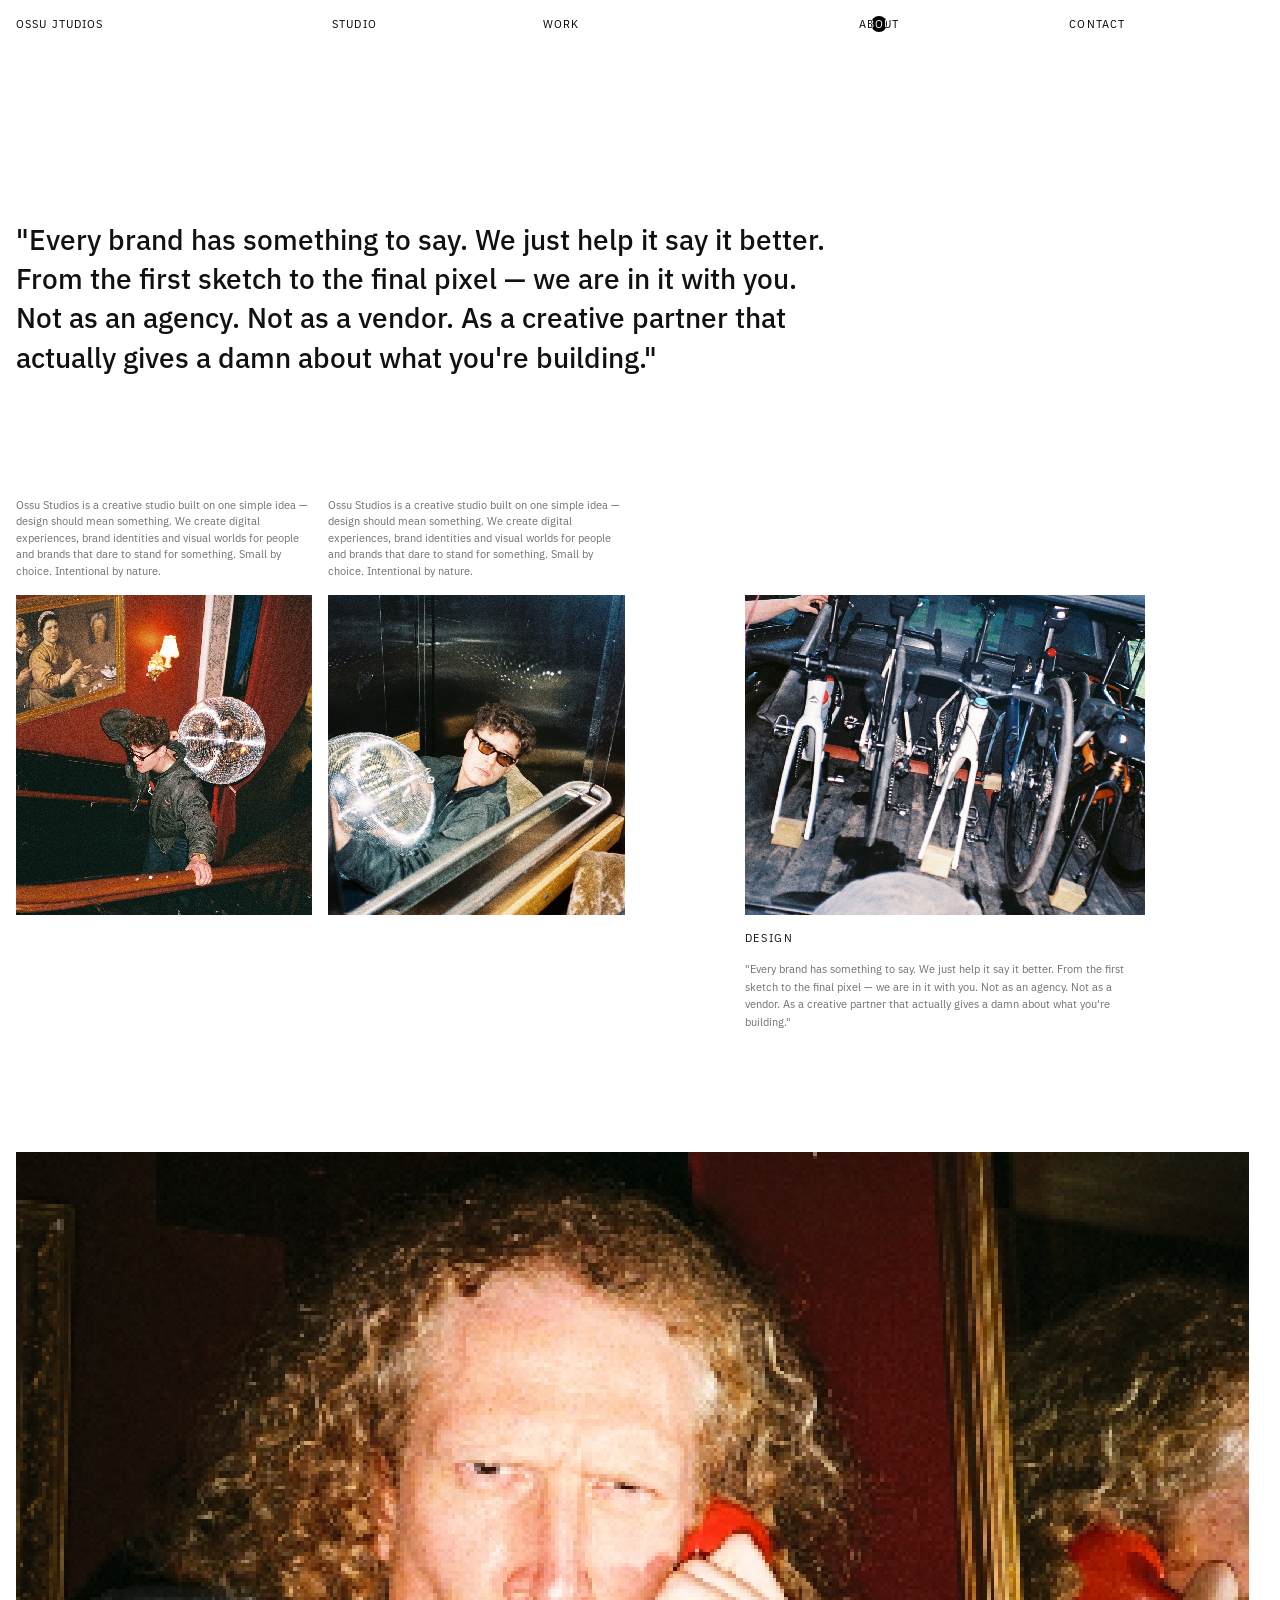
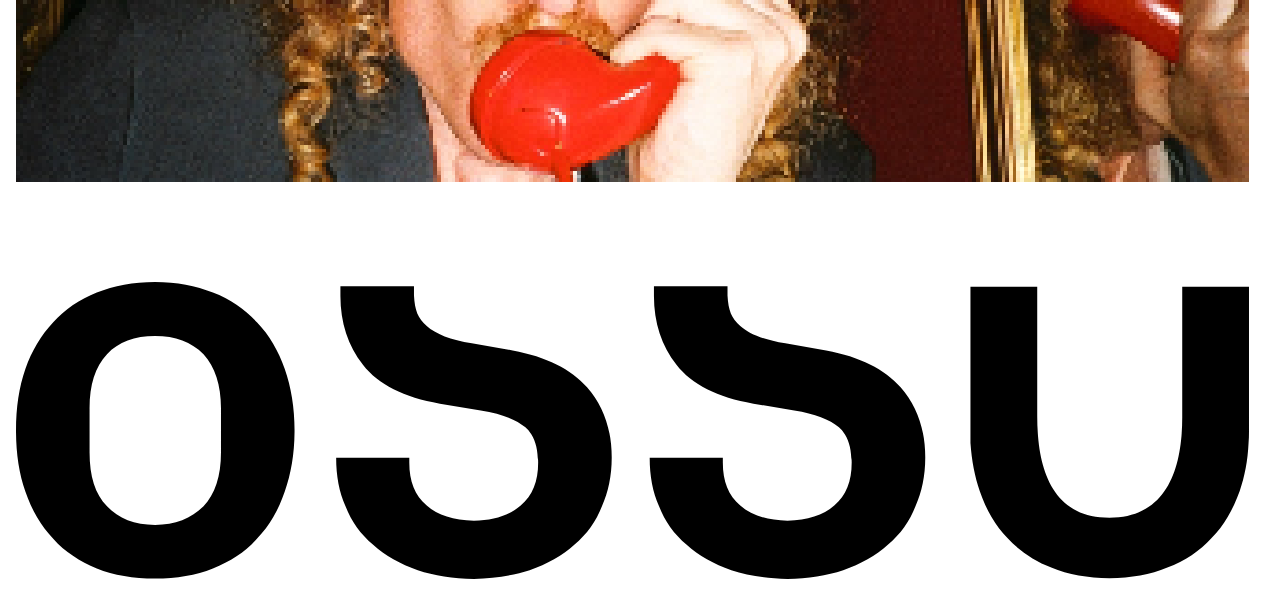
<file: about.html>
<!DOCTYPE html>
<html lang="en">
<head>
  <meta charset="UTF-8">
  <meta name="viewport" content="width=device-width, initial-scale=1.0">
  <title>Ossu Studios — About</title>
  <link rel="preconnect" href="https://fonts.googleapis.com">
  <link rel="preconnect" href="https://fonts.gstatic.com" crossorigin>
  <link href="https://fonts.googleapis.com/css2?family=IBM+Plex+Sans:wght@400;500&display=swap" rel="stylesheet">
  <link rel="stylesheet" href="style.css">
</head>
<body>

<!-- Nav -->
<nav class="nav">
  <a href="index.html" class="nav-logo">Ossu Studios</a>
  <a href="studio.html" class="nav-link">Studio</a>
  <a href="work.html" class="nav-link">Work</a>
  <a href="about.html" class="nav-link">About</a>
  <a href="contact.html" class="nav-link">Contact</a>
</nav>

<!-- PULL QUOTE -->
<section class="about-quote">
  <p class="about-quote-text">"Every brand has something to say. We just help it say it better. From the first sketch to the final pixel — we are in it with you. Not as an agency. Not as a vendor. As a creative partner that actually gives a damn about what you're building."</p>
</section>

<!-- TWO COLUMN PHOTO GRID -->
<section class="about-grid">
  <div class="about-row">

    <p class="about-caption about-col-a">Ossu Studios is a creative studio built on one simple idea — design should mean something. We create digital experiences, brand identities and visual worlds for people and brands that dare to stand for something. Small by choice. Intentional by nature.</p>
    <p class="about-caption about-col-b">Ossu Studios is a creative studio built on one simple idea — design should mean something. We create digital experiences, brand identities and visual worlds for people and brands that dare to stand for something. Small by choice. Intentional by nature.</p>

    <div class="work-image about-col-a">
      <img loading="lazy" src="assets/Images/photo studio/Elia : trappa : hot disco guy working.jpg" alt="Studio life">
    </div>
    <div class="work-image about-col-b">
      <img loading="lazy" src="assets/Images/photo studio/Elia : Hiss :  miror miror on the wall.jpg" alt="Studio life">
    </div>
    <div class="work-image about-col-c">
      <img loading="lazy" src="assets/Images/photo studio/R1-04477-001A.jpg" alt="Design">
    </div>

    <p class="work-label about-col-c">Design</p>
    <p class="about-feature-text about-col-c">"Every brand has something to say. We just help it say it better. From the first sketch to the final pixel — we are in it with you. Not as an agency. Not as a vendor. As a creative partner that actually gives a damn about what you're building."</p>

  </div>
</section>

<!-- FULL WIDTH PHOTO -->
<section class="about-full">
  <div class="work-image">
    <img loading="lazy" src="assets/Images/photo studio/R1-03092-018A.jpg" alt="Studio">
  </div>
</section>

<!-- FOOTER -->
<footer class="footer">
  <div class="footer-inner">
    <img loading="lazy" src="assets/Images/ossu-icon.svg" alt="OSSU Studios" class="footer-wordmark">
  </div>
</footer>

  <script src="script.js" defer></script>

</body>
</html>
</file>
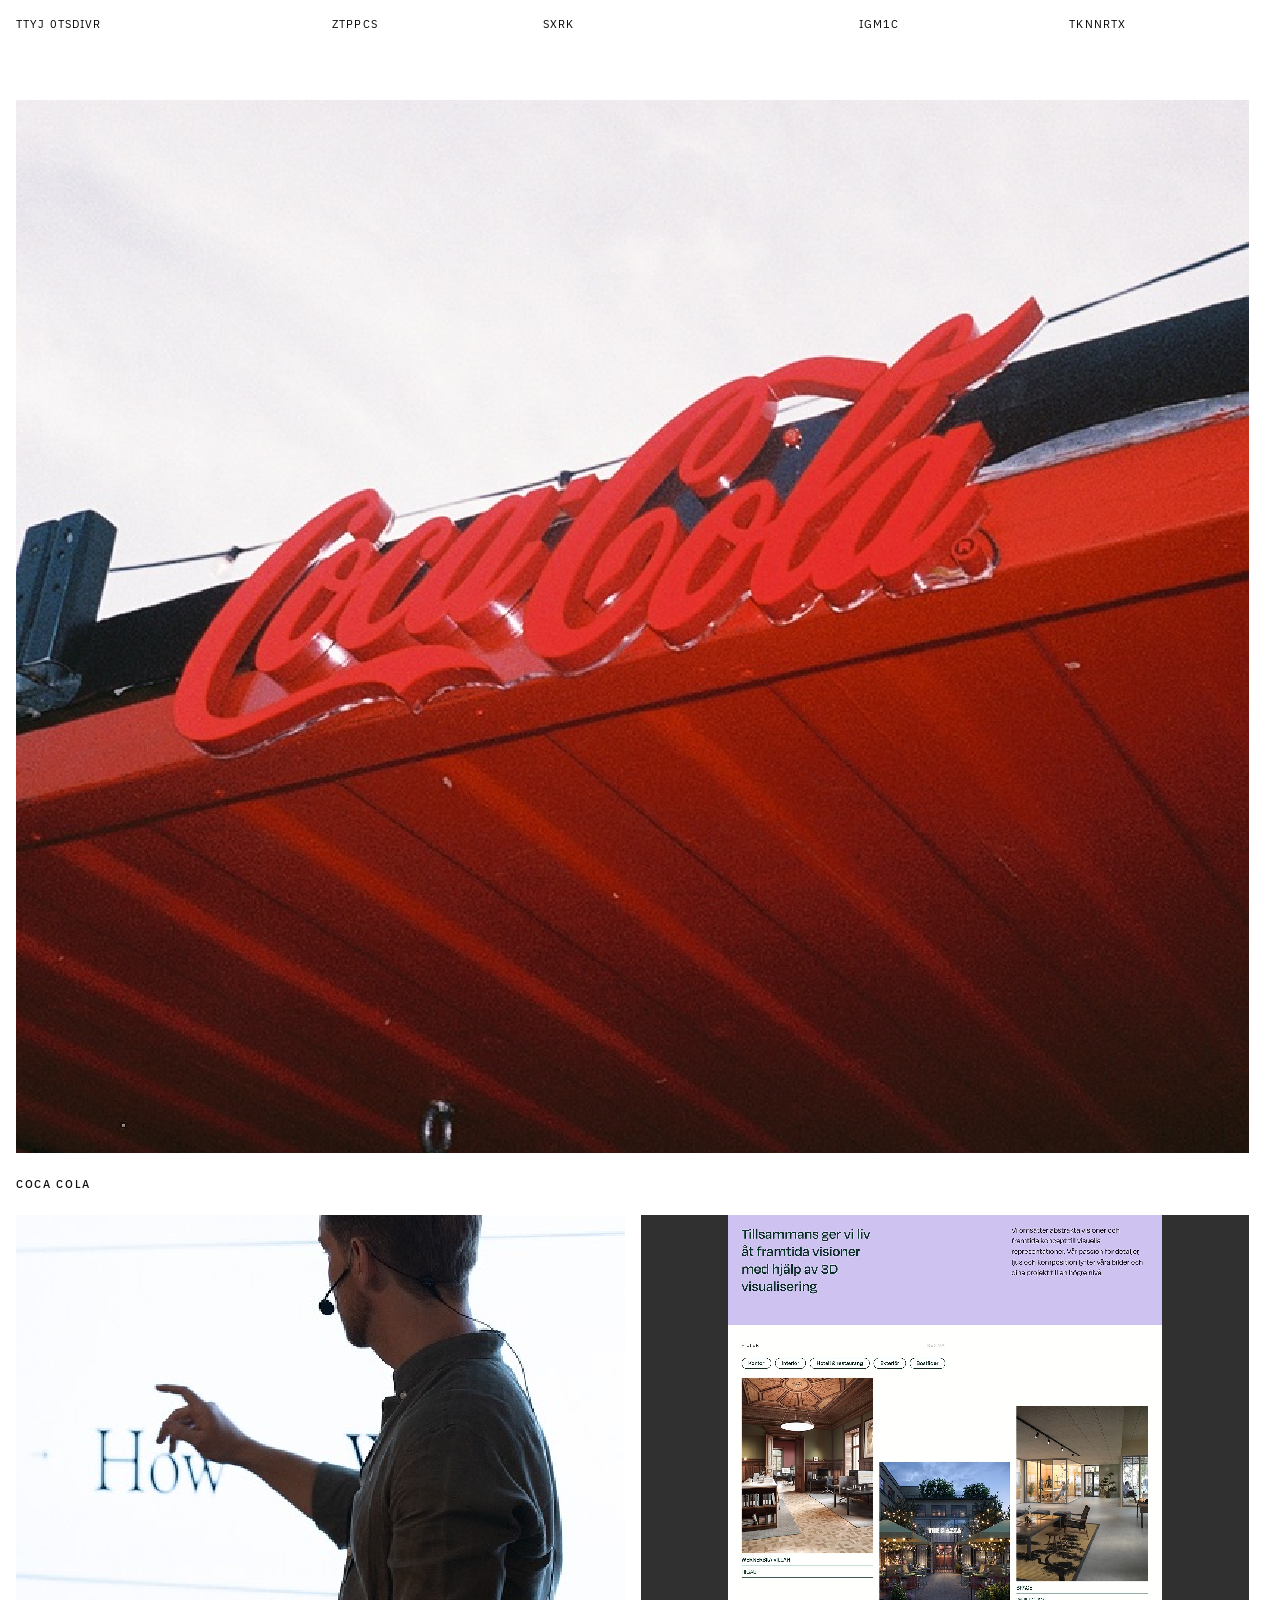
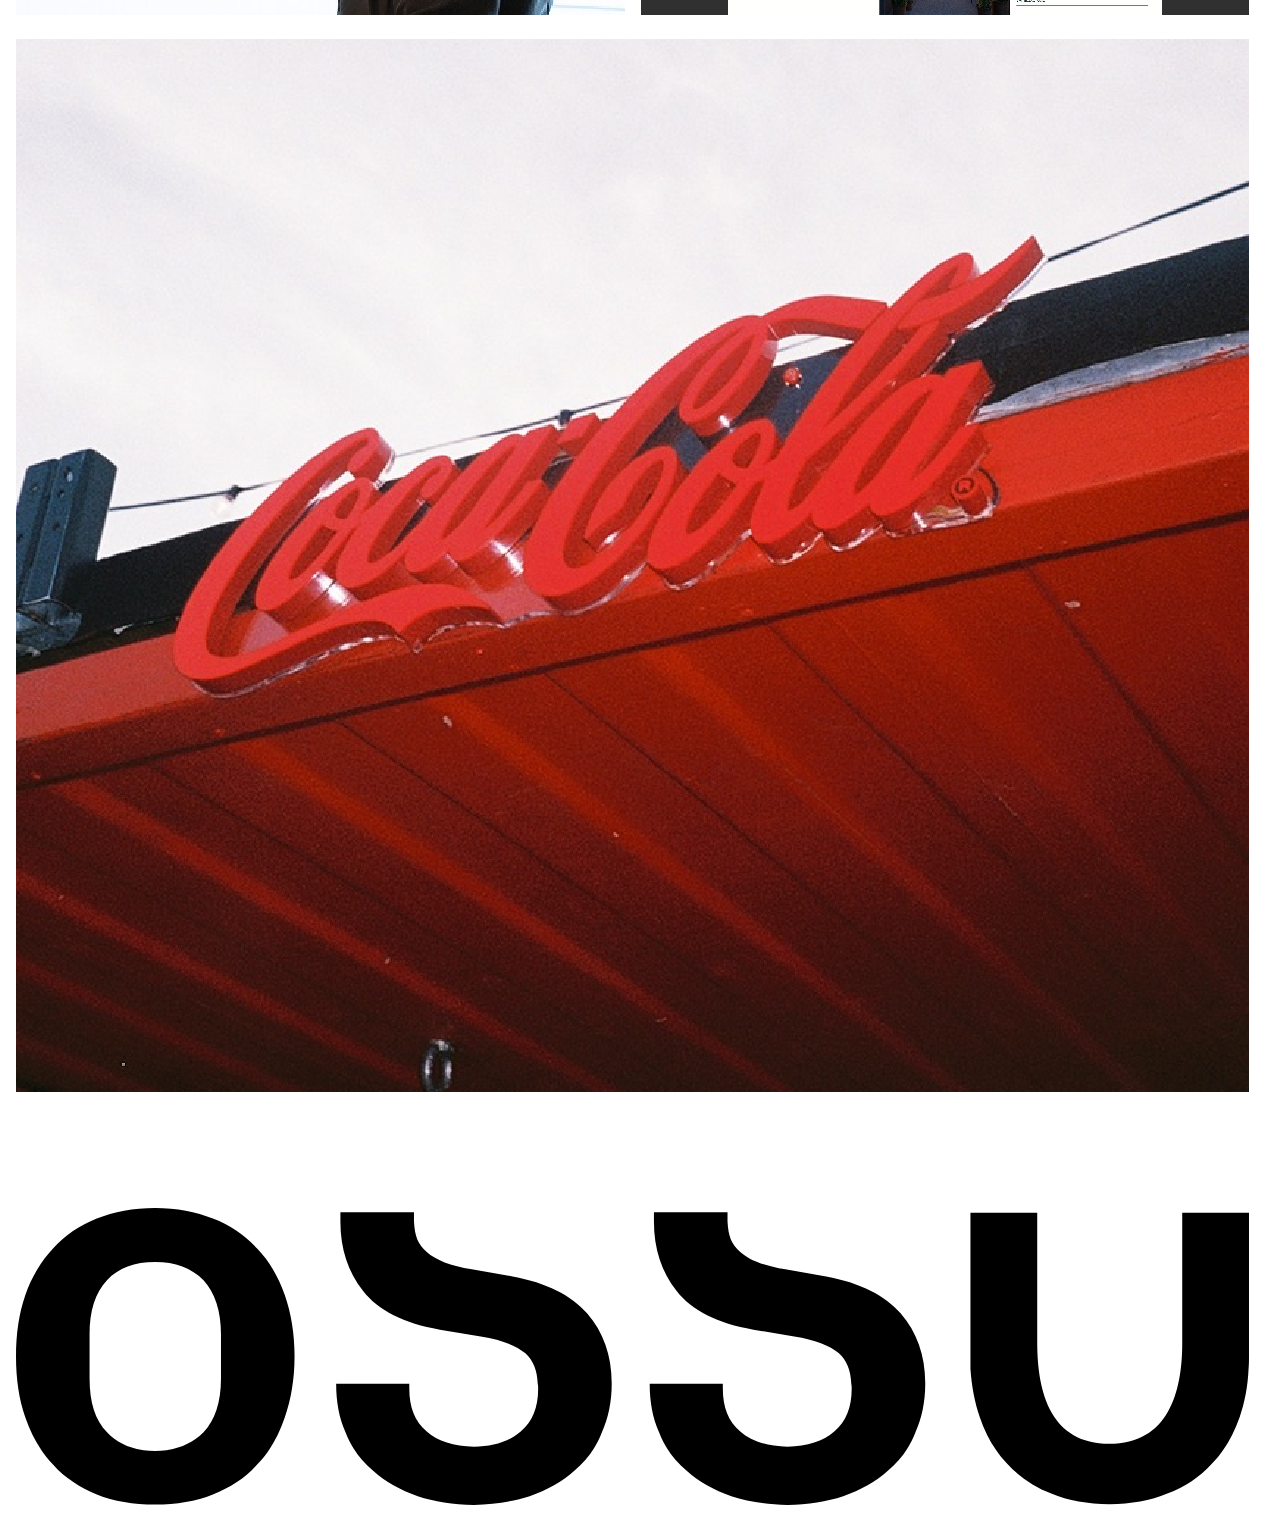
<file: coca-cola.html>
<!DOCTYPE html>
<html lang="en">
<head>
  <meta charset="UTF-8">
  <meta name="viewport" content="width=device-width, initial-scale=1.0">
  <title>Ossu Studios — Coca Cola</title>
  <link rel="preconnect" href="https://fonts.googleapis.com">
  <link rel="preconnect" href="https://fonts.gstatic.com" crossorigin>
  <link href="https://fonts.googleapis.com/css2?family=IBM+Plex+Sans:wght@400;500&display=swap" rel="stylesheet">
  <link rel="stylesheet" href="style.css">
</head>
<body>

<!-- Nav -->
<nav class="nav">
  <a href="index.html" class="nav-logo">Ossu Studios</a>
  <a href="studio.html" class="nav-link">Studio</a>
  <a href="work.html" class="nav-link">Work</a>
  <a href="about.html" class="nav-link">About</a>
  <a href="contact.html" class="nav-link">Contact</a>
</nav>

<!-- PROJECT HERO -->
<section class="project-hero">
  <div class="work-image">
    <img loading="lazy" src="assets/Images/prodjekt1.jpg" alt="Coca Cola">
  </div>
</section>

<h1 class="project-title">Coca Cola</h1>

<!-- PROJECT GRID -->
<section class="project-grid">
  <div class="project-row">
    <div class="work-image">
      <img loading="lazy" src="assets/Images/prodjekt2.jpg" alt="Coca Cola">
    </div>
    <div class="work-image">
      <img loading="lazy" src="assets/Images/ra-format.jpg" alt="Coca Cola">
    </div>
  </div>
</section>

<!-- PROJECT GALLERY -->
<section class="project-gallery">
  <div class="work-image">
    <img loading="lazy" src="assets/Images/prodjekt1.jpg" alt="Coca Cola">
  </div>
</section>

<!-- FOOTER -->
<footer class="footer">
  <div class="footer-inner">
    <img loading="lazy" src="assets/Images/ossu-icon.svg" alt="OSSU Studios" class="footer-wordmark">
  </div>
</footer>

  <script src="script.js" defer></script>

</body>
</html>
</file>
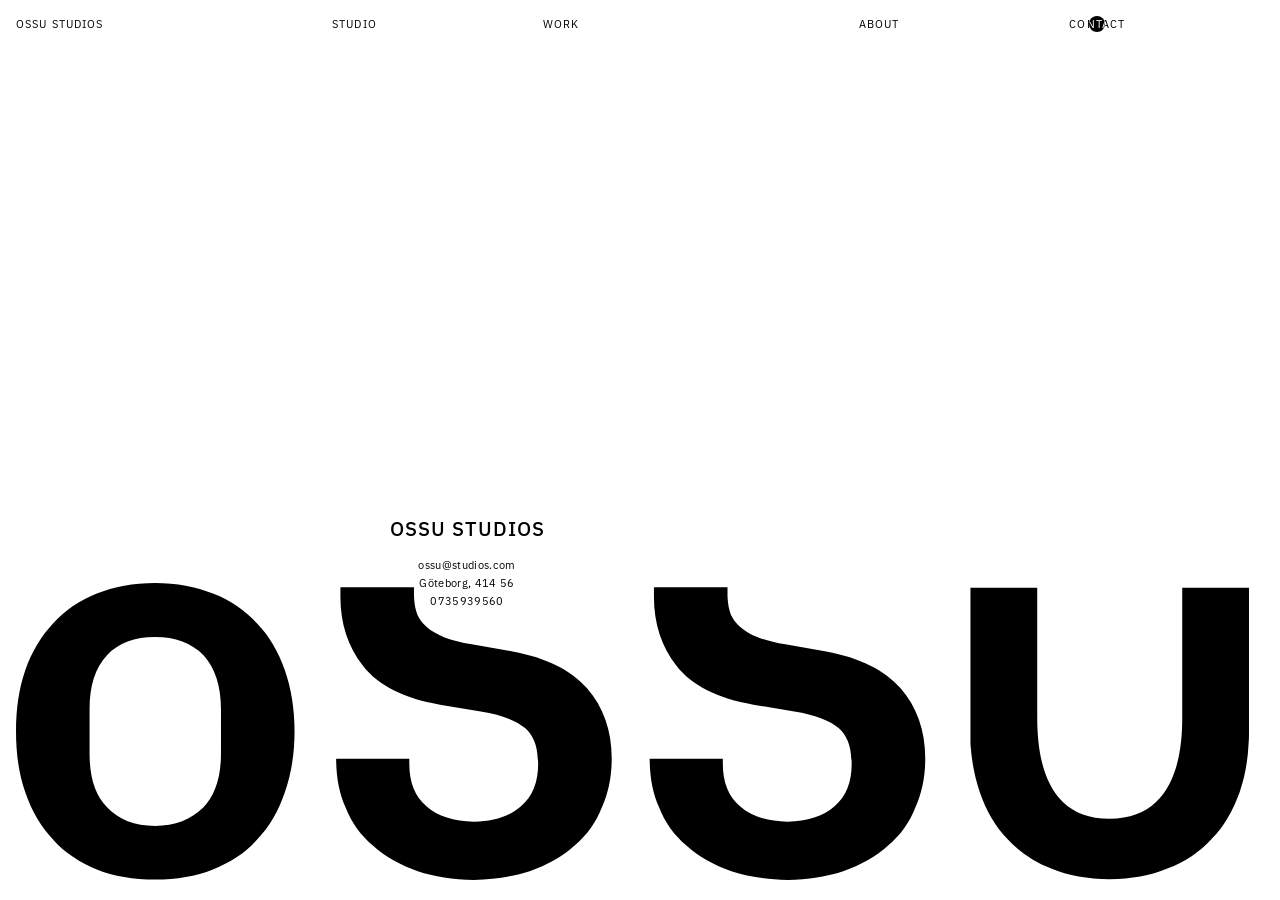
<file: contact.html>
<!DOCTYPE html>
<html lang="en">
<head>
  <meta charset="UTF-8">
  <meta name="viewport" content="width=device-width, initial-scale=1.0">
  <title>Ossu Studios — Contact</title>
  <link rel="preconnect" href="https://fonts.googleapis.com">
  <link rel="preconnect" href="https://fonts.gstatic.com" crossorigin>
  <link href="https://fonts.googleapis.com/css2?family=IBM+Plex+Sans:wght@400;500&display=swap" rel="stylesheet">
  <link rel="stylesheet" href="style.css">
</head>
<body class="contact-page">

<!-- Nav -->
<nav class="nav">
  <a href="index.html" class="nav-logo">Ossu Studios</a>
  <a href="studio.html" class="nav-link">Studio</a>
  <a href="work.html" class="nav-link">Work</a>
  <a href="about.html" class="nav-link">About</a>
  <a href="contact.html" class="nav-link">Contact</a>
</nav>

<!-- CONTACT CARD — floating, draggable, like the homepage cards -->
<div class="drag-card contact-card" id="contactCard">
  <p class="contact-title">Ossu Studios</p>
  <div class="contact-details">
    <a href="mailto:ossu@studios.com" class="card-sub">ossu@studios.com</a>
    <p class="card-sub">Göteborg, 414 56</p>
    <a href="tel:0735939560" class="card-sub">0735939560</a>
  </div>
</div>

<!-- FOOTER -->
<footer class="footer">
  <div class="footer-inner">
    <img loading="lazy" src="assets/Images/ossu-icon.svg" alt="OSSU Studios" class="footer-wordmark">
  </div>
</footer>

  <script src="script.js" defer></script>

</body>
</html>
</file>
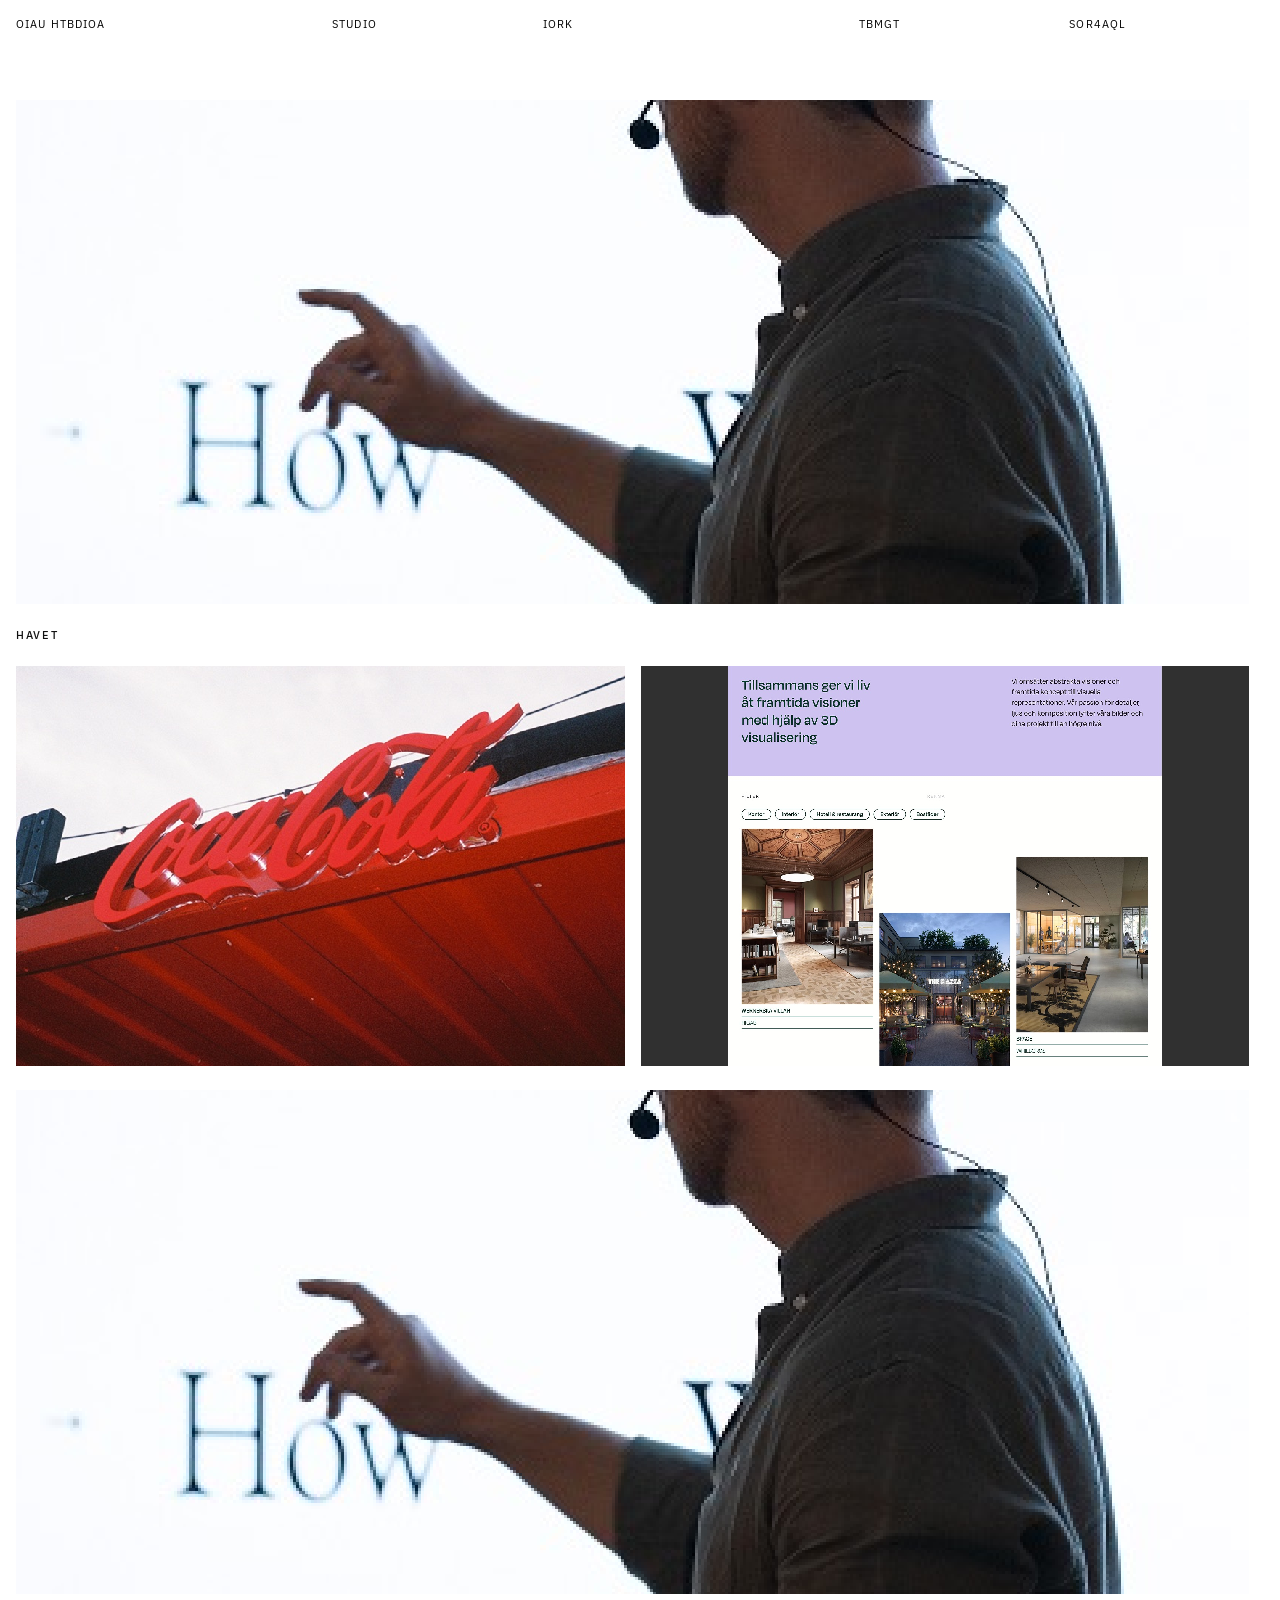
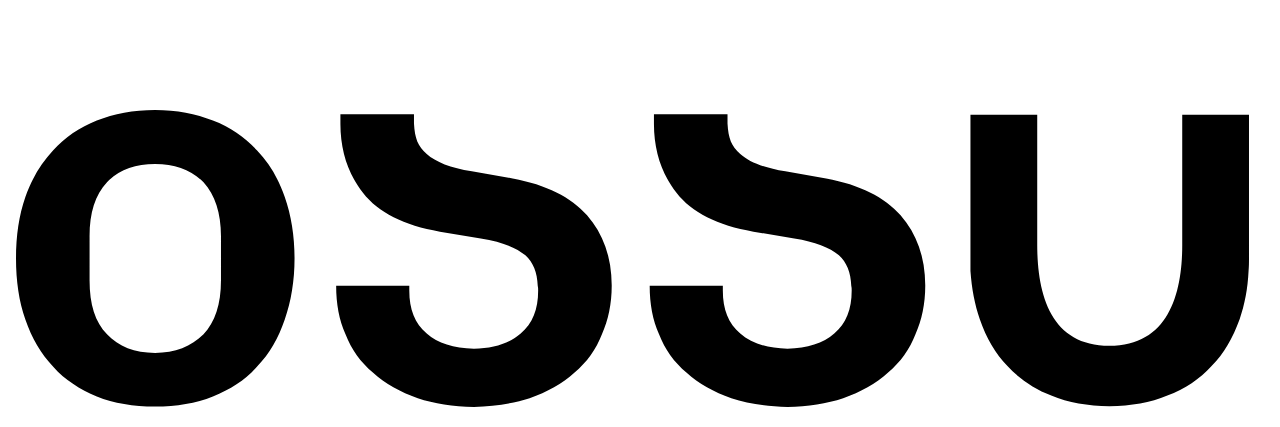
<file: havet.html>
<!DOCTYPE html>
<html lang="en">
<head>
  <meta charset="UTF-8">
  <meta name="viewport" content="width=device-width, initial-scale=1.0">
  <title>Ossu Studios — Havet</title>
  <link rel="preconnect" href="https://fonts.googleapis.com">
  <link rel="preconnect" href="https://fonts.gstatic.com" crossorigin>
  <link href="https://fonts.googleapis.com/css2?family=IBM+Plex+Sans:wght@400;500&display=swap" rel="stylesheet">
  <link rel="stylesheet" href="style.css">
</head>
<body>

<!-- Nav -->
<nav class="nav">
  <a href="index.html" class="nav-logo">Ossu Studios</a>
  <a href="studio.html" class="nav-link">Studio</a>
  <a href="work.html" class="nav-link">Work</a>
  <a href="about.html" class="nav-link">About</a>
  <a href="contact.html" class="nav-link">Contact</a>
</nav>

<!-- PROJECT HERO -->
<section class="project-hero">
  <div class="work-image">
    <img loading="lazy" src="assets/Images/prodjekt2.jpg" alt="Havet">
  </div>
</section>

<h1 class="project-title">Havet</h1>

<!-- PROJECT GRID -->
<section class="project-grid">
  <div class="project-row">
    <div class="work-image">
      <img loading="lazy" src="assets/Images/prodjekt1.jpg" alt="Havet">
    </div>
    <div class="work-image">
      <img loading="lazy" src="assets/Images/ra-format.jpg" alt="Havet">
    </div>
  </div>
</section>

<!-- PROJECT GALLERY -->
<section class="project-gallery">
  <div class="work-image">
    <img loading="lazy" src="assets/Images/prodjekt2.jpg" alt="Havet">
  </div>
</section>

<!-- FOOTER -->
<footer class="footer">
  <div class="footer-inner">
    <img loading="lazy" src="assets/Images/ossu-icon.svg" alt="OSSU Studios" class="footer-wordmark">
  </div>
</footer>

  <script src="script.js" defer></script>

</body>
</html>
</file>
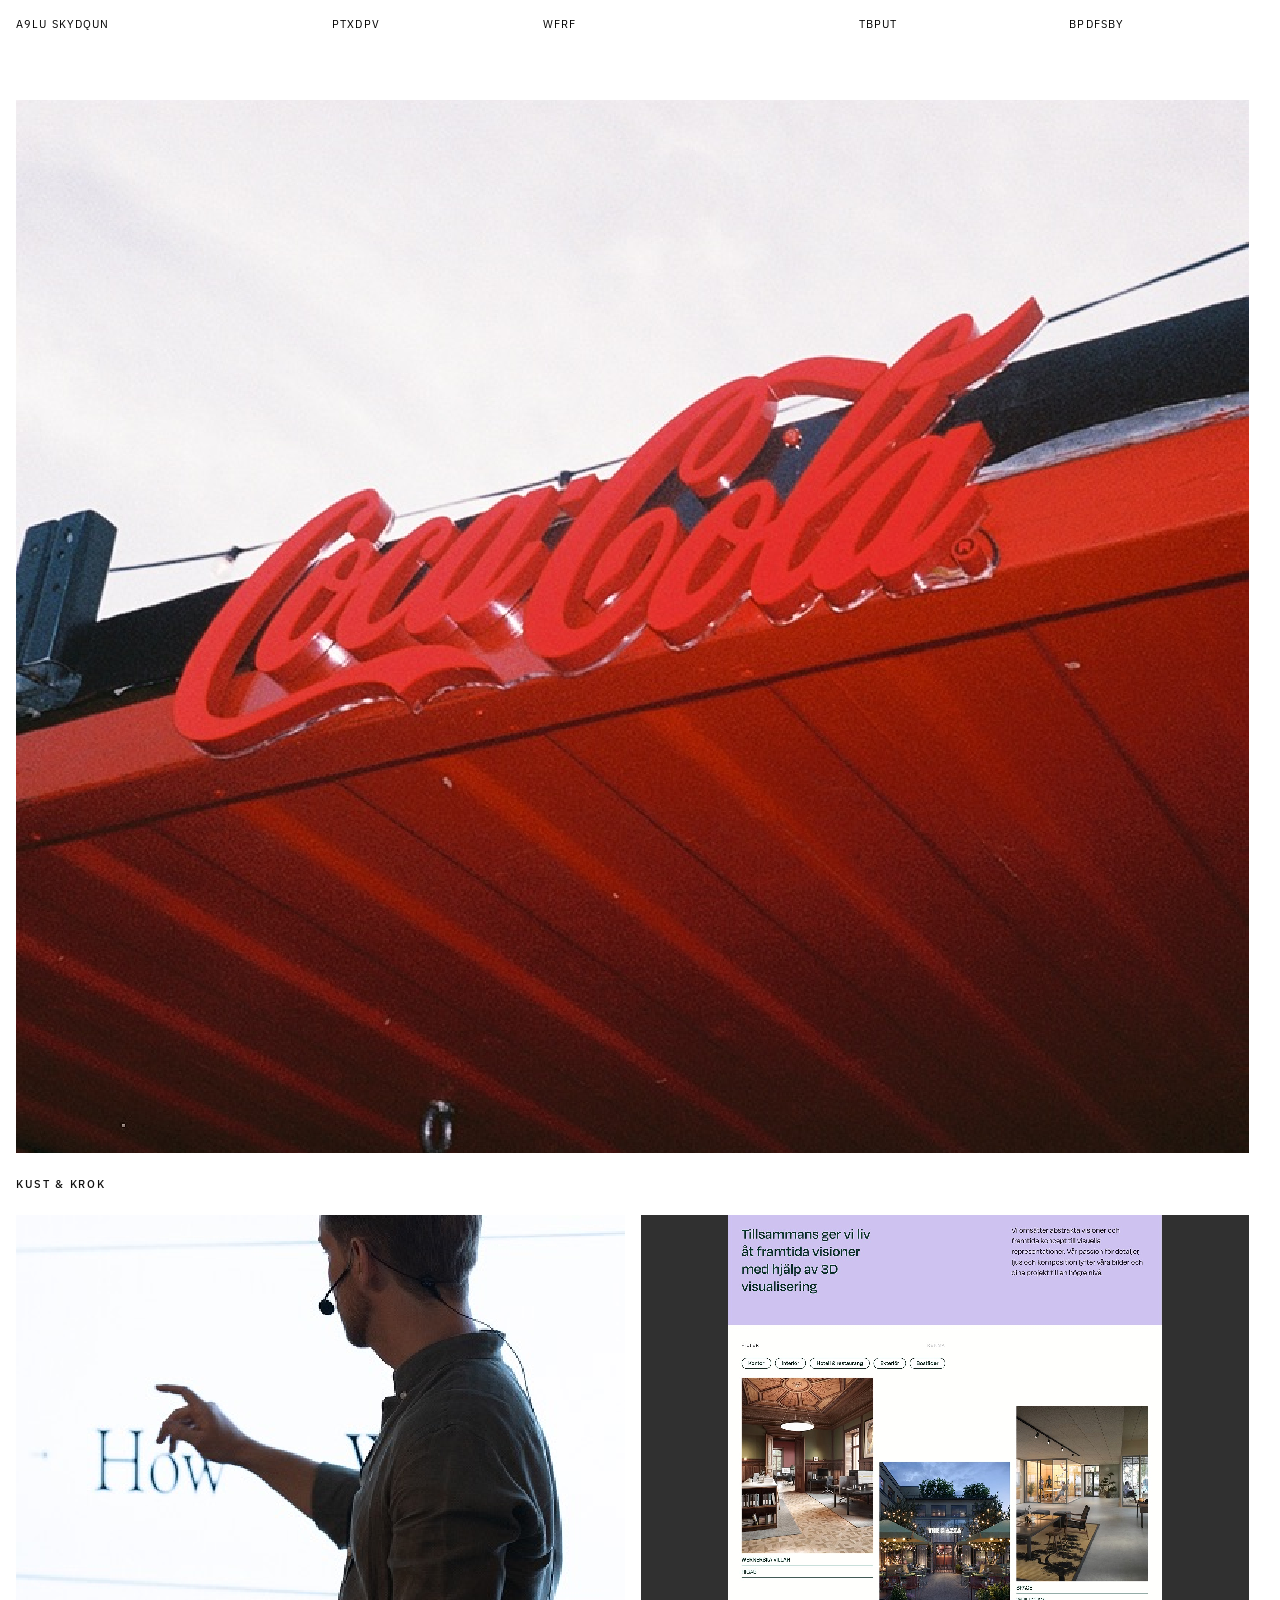
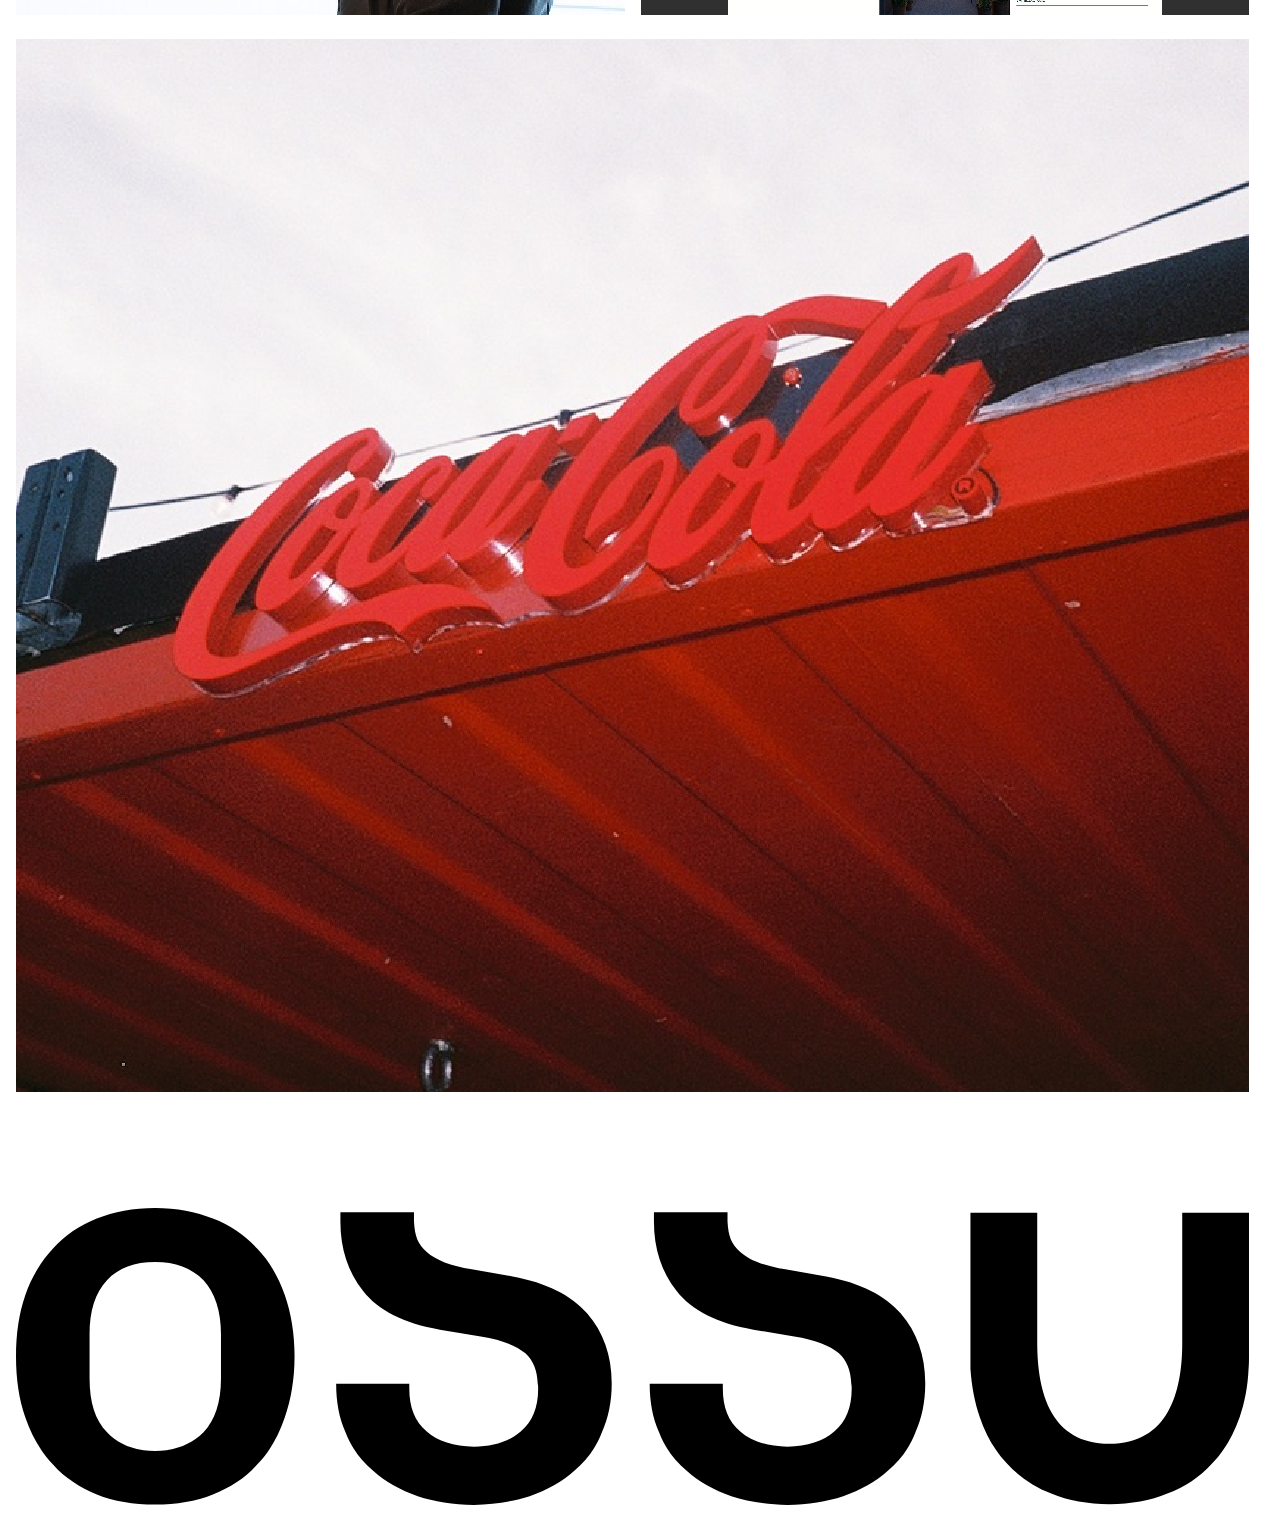
<file: kust-krok.html>
<!DOCTYPE html>
<html lang="en">
<head>
  <meta charset="UTF-8">
  <meta name="viewport" content="width=device-width, initial-scale=1.0">
  <title>Ossu Studios — Kust &amp; Krok</title>
  <link rel="preconnect" href="https://fonts.googleapis.com">
  <link rel="preconnect" href="https://fonts.gstatic.com" crossorigin>
  <link href="https://fonts.googleapis.com/css2?family=IBM+Plex+Sans:wght@400;500&display=swap" rel="stylesheet">
  <link rel="stylesheet" href="style.css">
</head>
<body>

<!-- Nav -->
<nav class="nav">
  <a href="index.html" class="nav-logo">Ossu Studios</a>
  <a href="studio.html" class="nav-link">Studio</a>
  <a href="work.html" class="nav-link">Work</a>
  <a href="about.html" class="nav-link">About</a>
  <a href="contact.html" class="nav-link">Contact</a>
</nav>

<!-- PROJECT HERO -->
<section class="project-hero">
  <div class="work-image">
    <img loading="lazy" src="assets/Images/prodjekt1.jpg" alt="Kust & Krok">
  </div>
</section>

<h1 class="project-title">Kust &amp; Krok</h1>

<!-- PROJECT GRID -->
<section class="project-grid">
  <div class="project-row">
    <div class="work-image">
      <img loading="lazy" src="assets/Images/prodjekt2.jpg" alt="Kust & Krok">
    </div>
    <div class="work-image">
      <img loading="lazy" src="assets/Images/ra-format.jpg" alt="Kust & Krok">
    </div>
  </div>
</section>

<!-- PROJECT GALLERY -->
<section class="project-gallery">
  <div class="work-image">
    <img loading="lazy" src="assets/Images/prodjekt1.jpg" alt="Kust & Krok">
  </div>
</section>

<!-- FOOTER -->
<footer class="footer">
  <div class="footer-inner">
    <img loading="lazy" src="assets/Images/ossu-icon.svg" alt="OSSU Studios" class="footer-wordmark">
  </div>
</footer>

  <script src="script.js" defer></script>

</body>
</html>
</file>
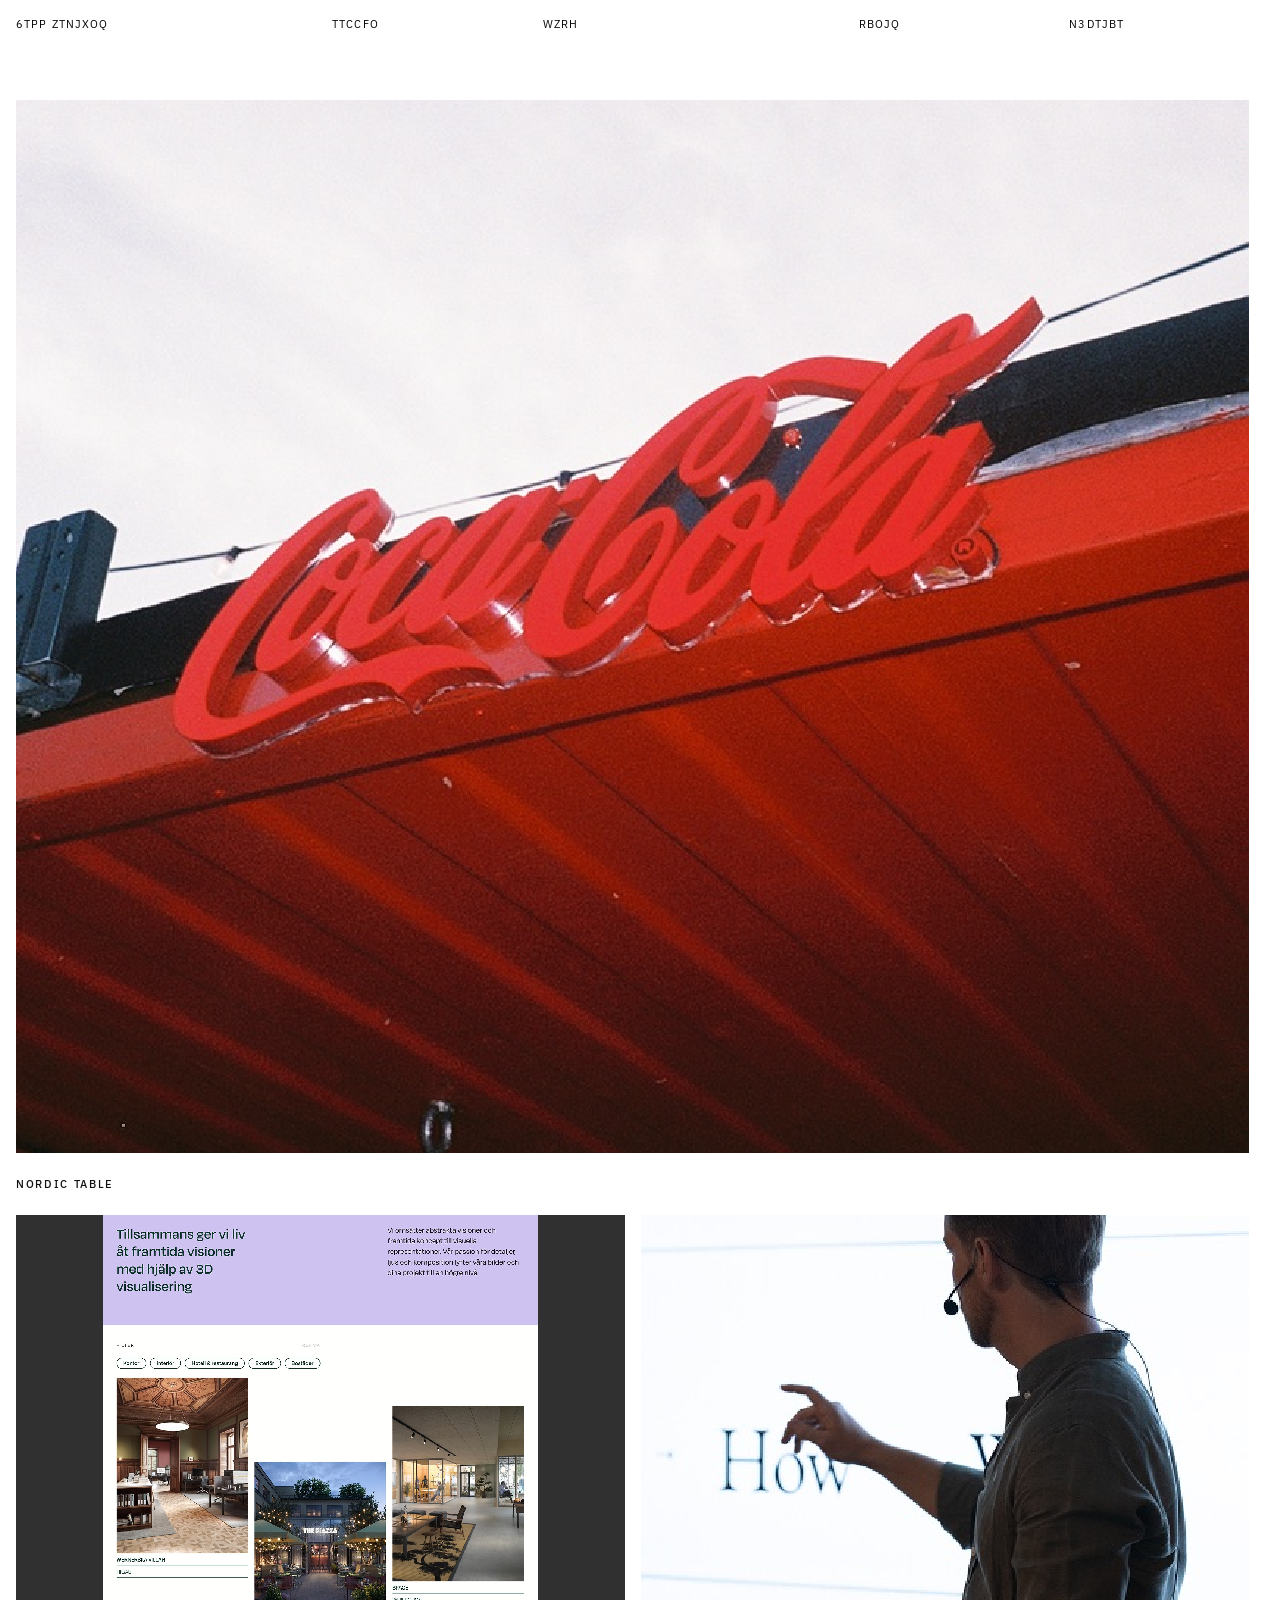
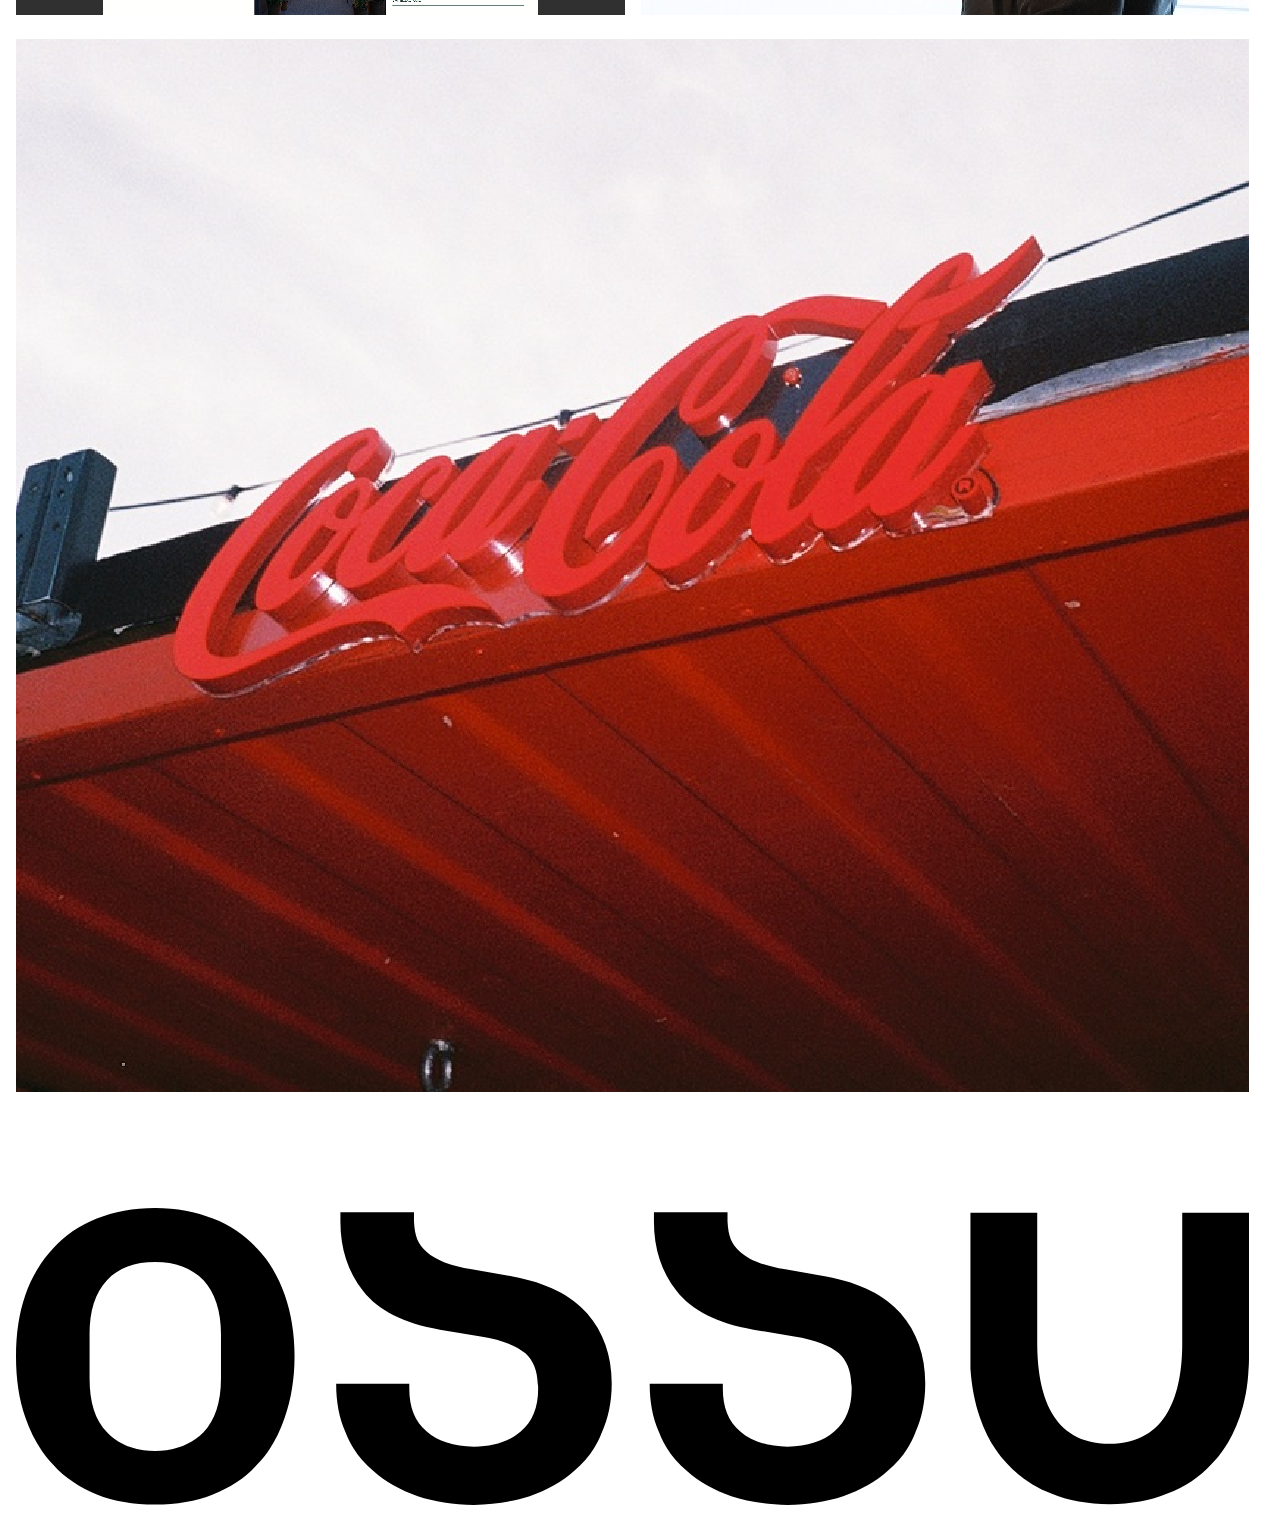
<file: nordic-table.html>
<!DOCTYPE html>
<html lang="en">
<head>
  <meta charset="UTF-8">
  <meta name="viewport" content="width=device-width, initial-scale=1.0">
  <title>Ossu Studios — Nordic Table</title>
  <link rel="preconnect" href="https://fonts.googleapis.com">
  <link rel="preconnect" href="https://fonts.gstatic.com" crossorigin>
  <link href="https://fonts.googleapis.com/css2?family=IBM+Plex+Sans:wght@400;500&display=swap" rel="stylesheet">
  <link rel="stylesheet" href="style.css">
</head>
<body>

<!-- Nav -->
<nav class="nav">
  <a href="index.html" class="nav-logo">Ossu Studios</a>
  <a href="studio.html" class="nav-link">Studio</a>
  <a href="work.html" class="nav-link">Work</a>
  <a href="about.html" class="nav-link">About</a>
  <a href="contact.html" class="nav-link">Contact</a>
</nav>

<!-- PROJECT HERO -->
<section class="project-hero">
  <div class="work-image">
    <img loading="lazy" src="assets/Images/prodjekt1.jpg" alt="Nordic Table">
  </div>
</section>

<h1 class="project-title">Nordic Table</h1>

<!-- PROJECT GRID -->
<section class="project-grid">
  <div class="project-row">
    <div class="work-image">
      <img loading="lazy" src="assets/Images/ra-format.jpg" alt="Nordic Table">
    </div>
    <div class="work-image">
      <img loading="lazy" src="assets/Images/prodjekt2.jpg" alt="Nordic Table">
    </div>
  </div>
</section>

<!-- PROJECT GALLERY -->
<section class="project-gallery">
  <div class="work-image">
    <img loading="lazy" src="assets/Images/prodjekt1.jpg" alt="Nordic Table">
  </div>
</section>

<!-- FOOTER -->
<footer class="footer">
  <div class="footer-inner">
    <img loading="lazy" src="assets/Images/ossu-icon.svg" alt="OSSU Studios" class="footer-wordmark">
  </div>
</footer>

  <script src="script.js" defer></script>

</body>
</html>
</file>
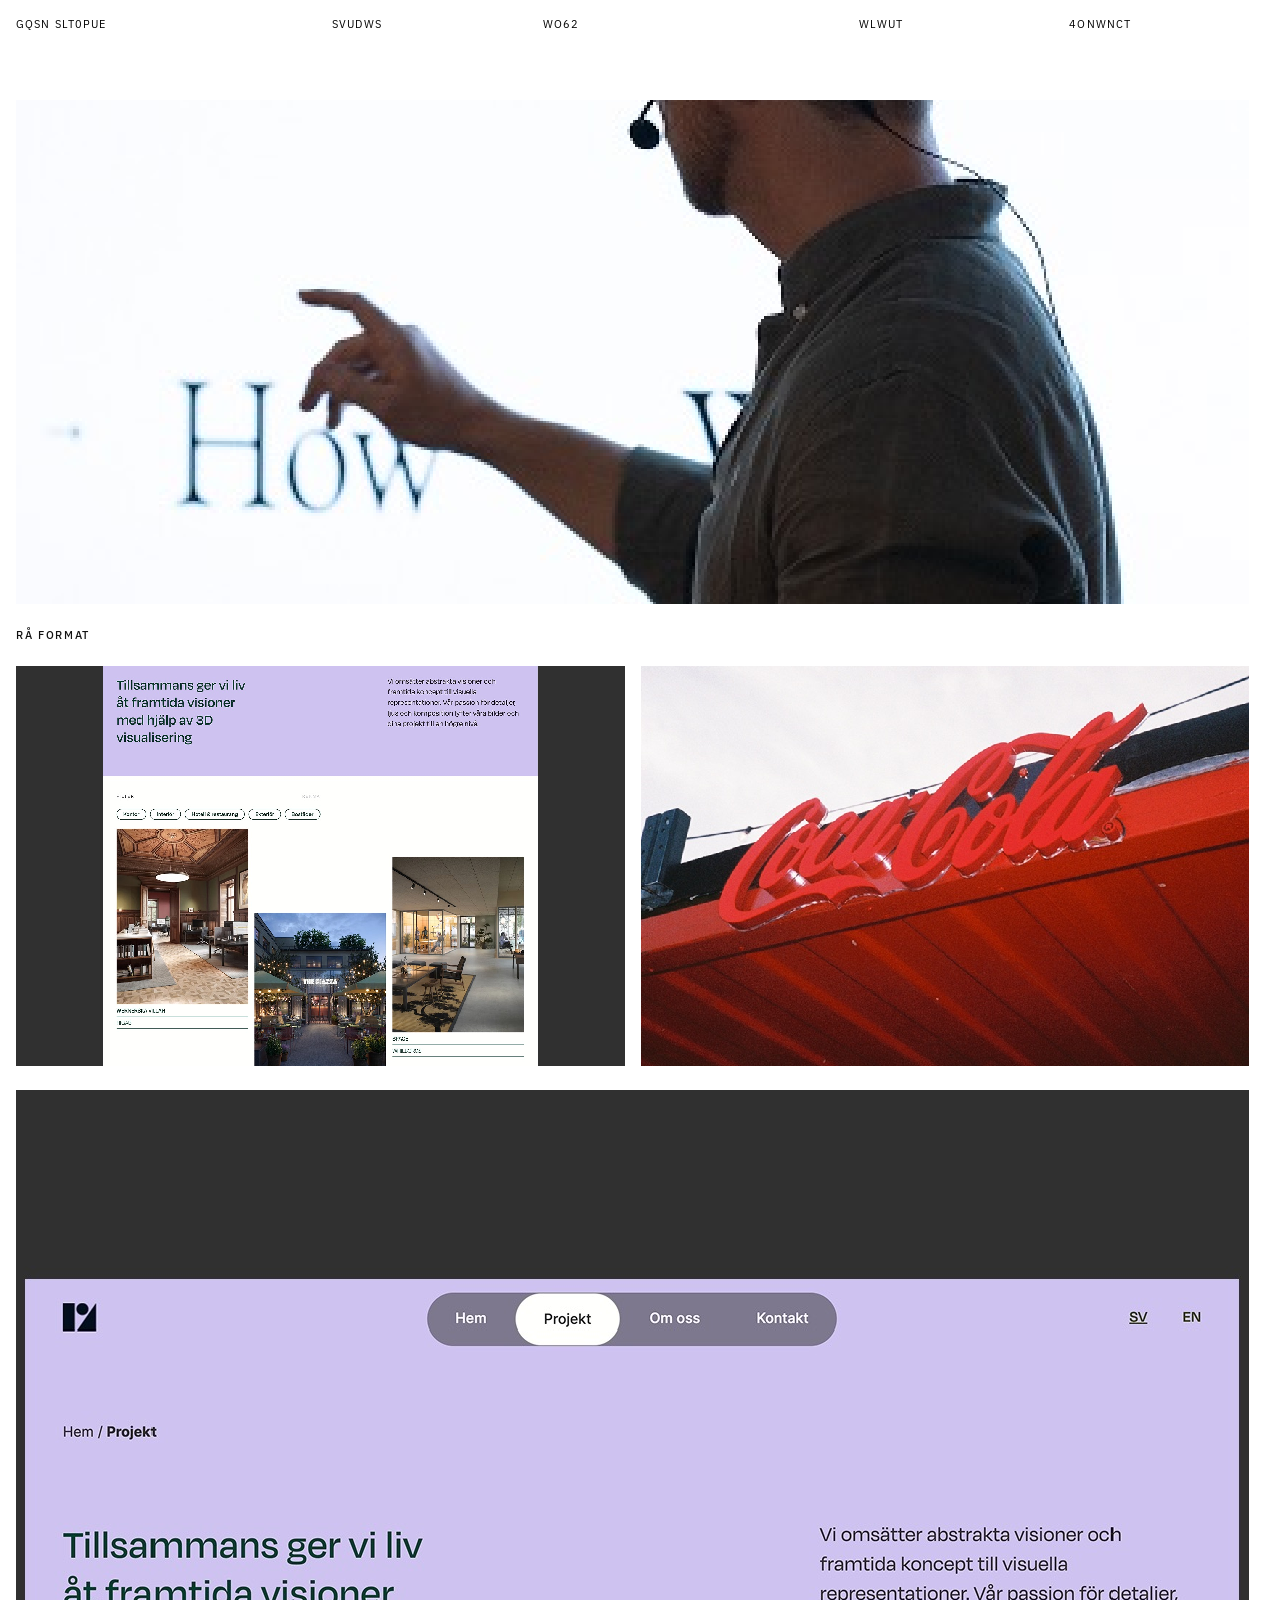
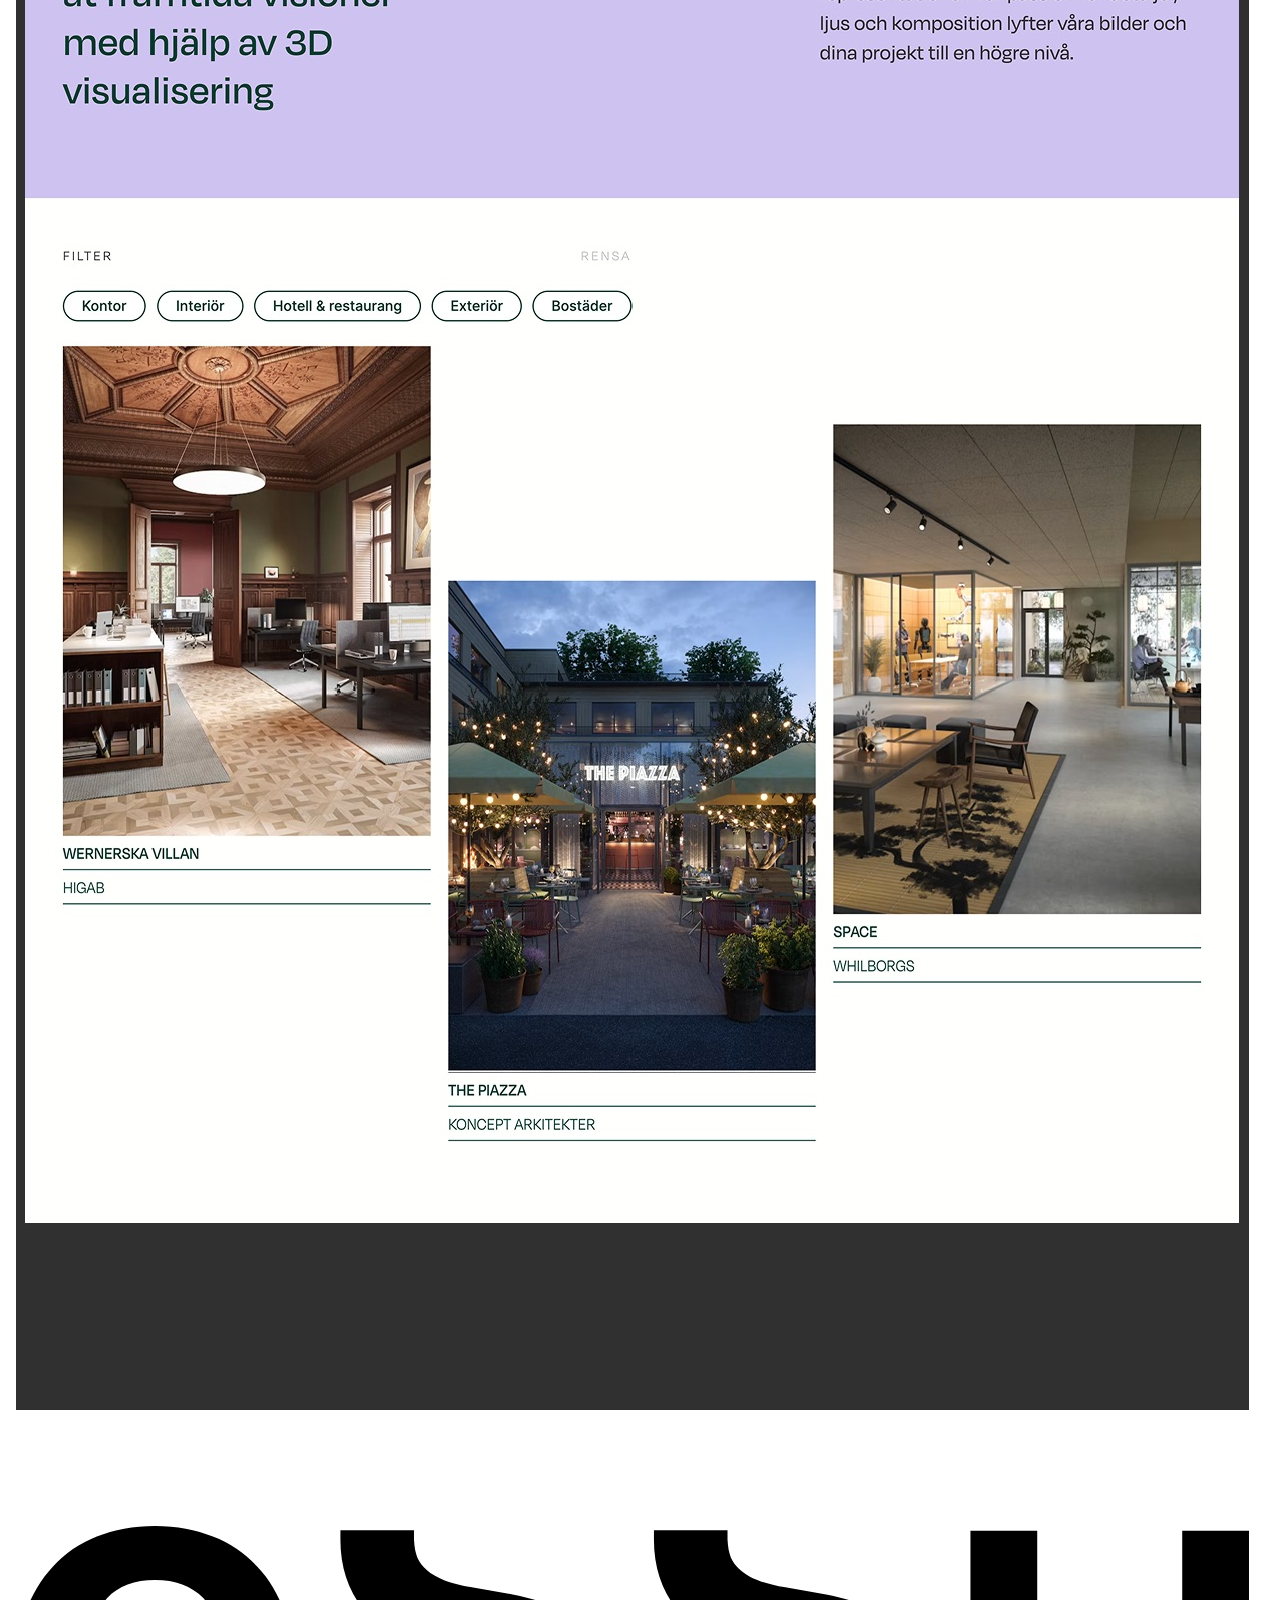
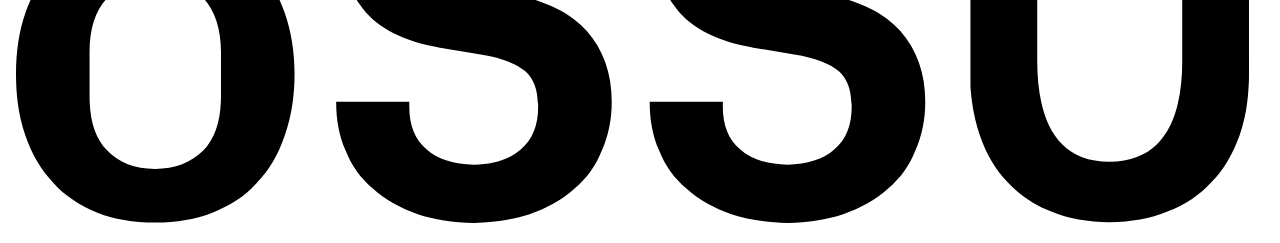
<file: ra-format.html>
<!DOCTYPE html>
<html lang="en">
<head>
  <meta charset="UTF-8">
  <meta name="viewport" content="width=device-width, initial-scale=1.0">
  <title>Ossu Studios — Rå Format</title>
  <link rel="preconnect" href="https://fonts.googleapis.com">
  <link rel="preconnect" href="https://fonts.gstatic.com" crossorigin>
  <link href="https://fonts.googleapis.com/css2?family=IBM+Plex+Sans:wght@400;500&display=swap" rel="stylesheet">
  <link rel="stylesheet" href="style.css">
</head>
<body>

<!-- Nav -->
<nav class="nav">
  <a href="index.html" class="nav-logo">Ossu Studios</a>
  <a href="studio.html" class="nav-link">Studio</a>
  <a href="work.html" class="nav-link">Work</a>
  <a href="about.html" class="nav-link">About</a>
  <a href="contact.html" class="nav-link">Contact</a>
</nav>

<!-- PROJECT HERO -->
<section class="project-hero">
  <div class="work-image">
    <img loading="lazy" src="assets/Images/prodjekt2.jpg" alt="Rå Format">
  </div>
</section>

<h1 class="project-title">Rå Format</h1>

<!-- PROJECT GRID -->
<section class="project-grid">
  <div class="project-row">
    <div class="work-image">
      <img loading="lazy" src="assets/Images/ra-format.jpg" alt="Rå Format">
    </div>
    <div class="work-image">
      <img loading="lazy" src="assets/Images/prodjekt1.jpg" alt="Rå Format">
    </div>
  </div>
</section>

<!-- PROJECT GALLERY -->
<section class="project-gallery">
  <div class="work-image">
    <img loading="lazy" src="assets/Images/ra-format.jpg" alt="Rå Format — Archive">
  </div>
</section>

<!-- FOOTER -->
<footer class="footer">
  <div class="footer-inner">
    <img loading="lazy" src="assets/Images/ossu-icon.svg" alt="OSSU Studios" class="footer-wordmark">
  </div>
</footer>

  <script src="script.js" defer></script>

</body>
</html>
</file>
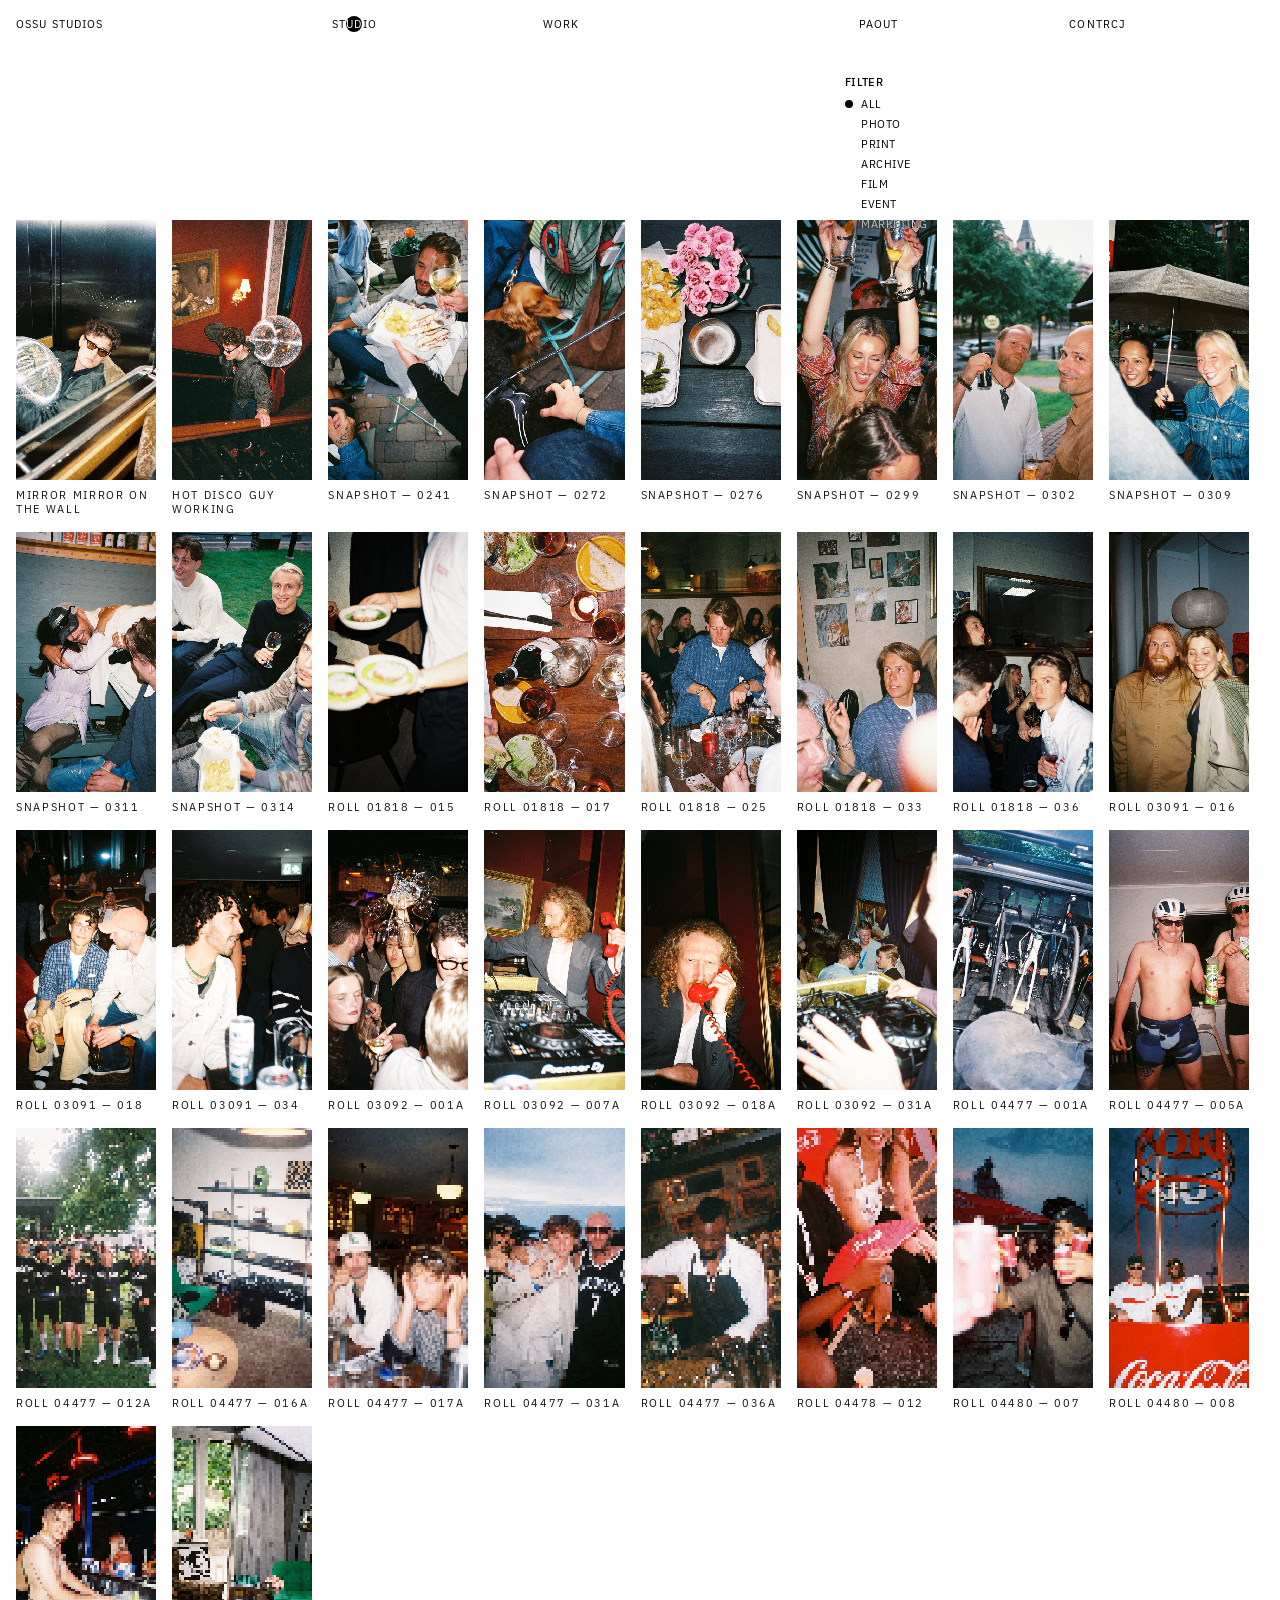
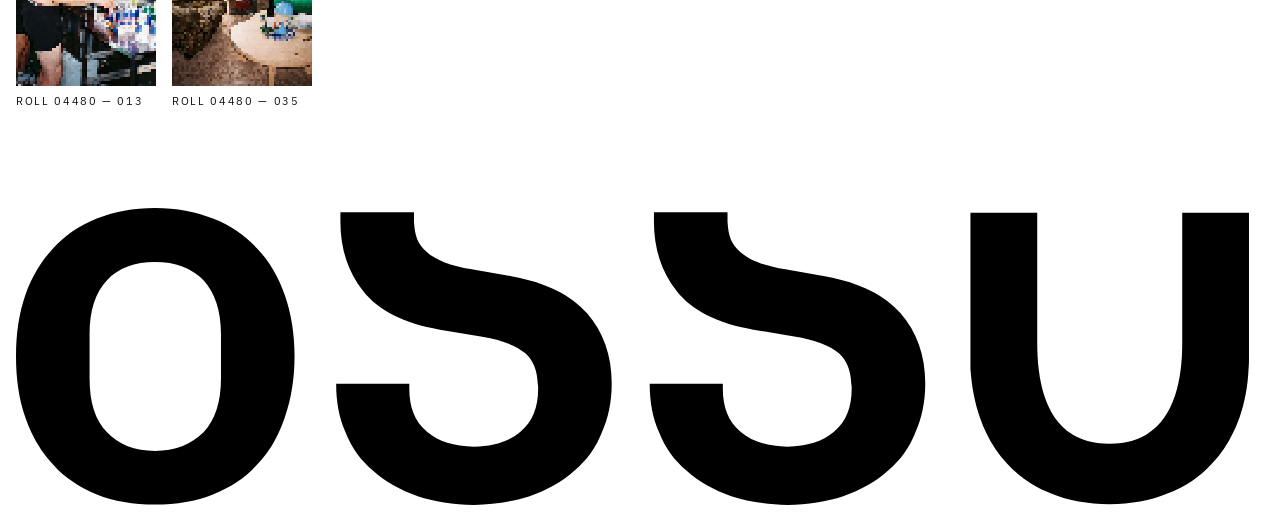
<file: studio.html>
<!DOCTYPE html>
<html lang="en">
<head>
  <meta charset="UTF-8">
  <meta name="viewport" content="width=device-width, initial-scale=1.0">
  <title>Ossu Studios — Studio</title>
  <link rel="preconnect" href="https://fonts.googleapis.com">
  <link rel="preconnect" href="https://fonts.gstatic.com" crossorigin>
  <link href="https://fonts.googleapis.com/css2?family=IBM+Plex+Sans:wght@400;500&display=swap" rel="stylesheet">
  <link rel="stylesheet" href="style.css">
</head>
<body>

<!-- Nav -->
<nav class="nav">
  <a href="index.html" class="nav-logo">Ossu Studios</a>
  <a href="studio.html" class="nav-link">Studio</a>
  <a href="work.html" class="nav-link">Work</a>
  <a href="about.html" class="nav-link">About</a>
  <a href="contact.html" class="nav-link">Contact</a>
</nav>

<!-- FILTER — one floating card, like the homepage cards -->
<div class="filter-card">
  <p class="card-title">Filter</p>
  <div class="filter-options">
    <span class="filter-option active" data-filter="all">All</span>
    <span class="filter-option" data-filter="photo">Photo</span>
    <span class="filter-option" data-filter="print">Print</span>
    <span class="filter-option" data-filter="archive">Archive</span>
    <span class="filter-option" data-filter="film">Film</span>
    <span class="filter-option" data-filter="event">Event</span>
    <span class="filter-option" data-filter="marketing">Marketing</span>
  </div>
</div>

<!-- STUDIO GRID — photography archive -->
<section class="studio-grid">

    <div class="work-item" data-category="photo">
      <div class="work-image"><img loading="lazy" src="assets/Images/studio-thumbs/Elia : Hiss :  miror miror on the wall.jpg" data-full="assets/Images/photo studio/Elia : Hiss :  miror miror on the wall.jpg" alt="Mirror Mirror On The Wall"></div>
      <p class="work-label">Mirror Mirror On The Wall</p>
    </div>
    <div class="work-item" data-category="print">
      <div class="work-image"><img loading="lazy" src="assets/Images/studio-thumbs/Elia : trappa : hot disco guy working.jpg" data-full="assets/Images/photo studio/Elia : trappa : hot disco guy working.jpg" alt="Hot Disco Guy Working"></div>
      <p class="work-label">Hot Disco Guy Working</p>
    </div>
    <div class="work-item" data-category="archive">
      <div class="work-image"><img loading="lazy" src="assets/Images/studio-thumbs/IMG_0241.jpeg" data-full="assets/Images/photo studio/IMG_0241.jpeg" alt="Snapshot — 0241"></div>
      <p class="work-label">Snapshot — 0241</p>
    </div>
    <div class="work-item" data-category="film">
      <div class="work-image"><img loading="lazy" src="assets/Images/studio-thumbs/IMG_0272.jpeg" data-full="assets/Images/photo studio/IMG_0272.jpeg" alt="Snapshot — 0272"></div>
      <p class="work-label">Snapshot — 0272</p>
    </div>
    <div class="work-item" data-category="event">
      <div class="work-image"><img loading="lazy" src="assets/Images/studio-thumbs/IMG_0276.jpeg" data-full="assets/Images/photo studio/IMG_0276.jpeg" alt="Snapshot — 0276"></div>
      <p class="work-label">Snapshot — 0276</p>
    </div>
    <div class="work-item" data-category="marketing">
      <div class="work-image"><img loading="lazy" src="assets/Images/studio-thumbs/IMG_0299.jpeg" data-full="assets/Images/photo studio/IMG_0299.jpeg" alt="Snapshot — 0299"></div>
      <p class="work-label">Snapshot — 0299</p>
    </div>
    <div class="work-item" data-category="photo">
      <div class="work-image"><img loading="lazy" src="assets/Images/studio-thumbs/IMG_0302.jpeg" data-full="assets/Images/photo studio/IMG_0302.jpeg" alt="Snapshot — 0302"></div>
      <p class="work-label">Snapshot — 0302</p>
    </div>
    <div class="work-item" data-category="print">
      <div class="work-image"><img loading="lazy" src="assets/Images/studio-thumbs/IMG_0309.jpeg" data-full="assets/Images/photo studio/IMG_0309.jpeg" alt="Snapshot — 0309"></div>
      <p class="work-label">Snapshot — 0309</p>
    </div>

    <div class="work-item" data-category="archive">
      <div class="work-image"><img loading="lazy" src="assets/Images/studio-thumbs/IMG_0311.jpeg" data-full="assets/Images/photo studio/IMG_0311.jpeg" alt="Snapshot — 0311"></div>
      <p class="work-label">Snapshot — 0311</p>
    </div>
    <div class="work-item" data-category="film">
      <div class="work-image"><img loading="lazy" src="assets/Images/studio-thumbs/IMG_0314.jpeg" data-full="assets/Images/photo studio/IMG_0314.jpeg" alt="Snapshot — 0314"></div>
      <p class="work-label">Snapshot — 0314</p>
    </div>
    <div class="work-item" data-category="event">
      <div class="work-image"><img loading="lazy" src="assets/Images/studio-thumbs/R1-01818-0015.jpg" data-full="assets/Images/photo studio/R1-01818-0015.jpg" alt="Roll 01818 — 015"></div>
      <p class="work-label">Roll 01818 — 015</p>
    </div>
    <div class="work-item" data-category="marketing">
      <div class="work-image"><img loading="lazy" src="assets/Images/studio-thumbs/R1-01818-0017.jpg" data-full="assets/Images/photo studio/R1-01818-0017.jpg" alt="Roll 01818 — 017"></div>
      <p class="work-label">Roll 01818 — 017</p>
    </div>
    <div class="work-item" data-category="photo">
      <div class="work-image"><img loading="lazy" src="assets/Images/studio-thumbs/R1-01818-0025.jpg" data-full="assets/Images/photo studio/R1-01818-0025.jpg" alt="Roll 01818 — 025"></div>
      <p class="work-label">Roll 01818 — 025</p>
    </div>
    <div class="work-item" data-category="print">
      <div class="work-image"><img loading="lazy" src="assets/Images/studio-thumbs/R1-01818-0033.jpg" data-full="assets/Images/photo studio/R1-01818-0033.jpg" alt="Roll 01818 — 033"></div>
      <p class="work-label">Roll 01818 — 033</p>
    </div>
    <div class="work-item" data-category="archive">
      <div class="work-image"><img loading="lazy" src="assets/Images/studio-thumbs/R1-01818-0036.jpg" data-full="assets/Images/photo studio/R1-01818-0036.jpg" alt="Roll 01818 — 036"></div>
      <p class="work-label">Roll 01818 — 036</p>
    </div>
    <div class="work-item" data-category="film">
      <div class="work-image"><img loading="lazy" src="assets/Images/studio-thumbs/R1-03091-0016.JPG" data-full="assets/Images/photo studio/R1-03091-0016.JPG" alt="Roll 03091 — 016"></div>
      <p class="work-label">Roll 03091 — 016</p>
    </div>

    <div class="work-item" data-category="event">
      <div class="work-image"><img loading="lazy" src="assets/Images/studio-thumbs/R1-03091-0018.jpg" data-full="assets/Images/photo studio/R1-03091-0018.jpg" alt="Roll 03091 — 018"></div>
      <p class="work-label">Roll 03091 — 018</p>
    </div>
    <div class="work-item" data-category="marketing">
      <div class="work-image"><img loading="lazy" src="assets/Images/studio-thumbs/R1-03091-0034.jpg" data-full="assets/Images/photo studio/R1-03091-0034.jpg" alt="Roll 03091 — 034"></div>
      <p class="work-label">Roll 03091 — 034</p>
    </div>
    <div class="work-item" data-category="photo">
      <div class="work-image"><img loading="lazy" src="assets/Images/studio-thumbs/R1-03092-001A.jpg" data-full="assets/Images/photo studio/R1-03092-001A.jpg" alt="Roll 03092 — 001A"></div>
      <p class="work-label">Roll 03092 — 001A</p>
    </div>
    <div class="work-item" data-category="print">
      <div class="work-image"><img loading="lazy" src="assets/Images/studio-thumbs/R1-03092-007A.jpg" data-full="assets/Images/photo studio/R1-03092-007A.jpg" alt="Roll 03092 — 007A"></div>
      <p class="work-label">Roll 03092 — 007A</p>
    </div>
    <div class="work-item" data-category="archive">
      <div class="work-image"><img loading="lazy" src="assets/Images/studio-thumbs/R1-03092-018A.jpg" data-full="assets/Images/photo studio/R1-03092-018A.jpg" alt="Roll 03092 — 018A"></div>
      <p class="work-label">Roll 03092 — 018A</p>
    </div>
    <div class="work-item" data-category="film">
      <div class="work-image"><img loading="lazy" src="assets/Images/studio-thumbs/R1-03092-031A.jpg" data-full="assets/Images/photo studio/R1-03092-031A.jpg" alt="Roll 03092 — 031A"></div>
      <p class="work-label">Roll 03092 — 031A</p>
    </div>
    <div class="work-item" data-category="event">
      <div class="work-image"><img loading="lazy" src="assets/Images/studio-thumbs/R1-04477-001A.jpg" data-full="assets/Images/photo studio/R1-04477-001A.jpg" alt="Roll 04477 — 001A"></div>
      <p class="work-label">Roll 04477 — 001A</p>
    </div>
    <div class="work-item" data-category="marketing">
      <div class="work-image"><img loading="lazy" src="assets/Images/studio-thumbs/R1-04477-005A.jpg" data-full="assets/Images/photo studio/R1-04477-005A.jpg" alt="Roll 04477 — 005A"></div>
      <p class="work-label">Roll 04477 — 005A</p>
    </div>

    <div class="work-item" data-category="photo">
      <div class="work-image"><img loading="lazy" src="assets/Images/studio-thumbs/R1-04477-012A.jpg" data-full="assets/Images/photo studio/R1-04477-012A.jpg" alt="Roll 04477 — 012A"></div>
      <p class="work-label">Roll 04477 — 012A</p>
    </div>
    <div class="work-item" data-category="print">
      <div class="work-image"><img loading="lazy" src="assets/Images/studio-thumbs/R1-04477-016A.jpg" data-full="assets/Images/photo studio/R1-04477-016A.jpg" alt="Roll 04477 — 016A"></div>
      <p class="work-label">Roll 04477 — 016A</p>
    </div>
    <div class="work-item" data-category="archive">
      <div class="work-image"><img loading="lazy" src="assets/Images/studio-thumbs/R1-04477-017A.jpg" data-full="assets/Images/photo studio/R1-04477-017A.jpg" alt="Roll 04477 — 017A"></div>
      <p class="work-label">Roll 04477 — 017A</p>
    </div>
    <div class="work-item" data-category="film">
      <div class="work-image"><img loading="lazy" src="assets/Images/studio-thumbs/R1-04477-031A.jpg" data-full="assets/Images/photo studio/R1-04477-031A.jpg" alt="Roll 04477 — 031A"></div>
      <p class="work-label">Roll 04477 — 031A</p>
    </div>
    <div class="work-item" data-category="event">
      <div class="work-image"><img loading="lazy" src="assets/Images/studio-thumbs/R1-04477-036A.jpg" data-full="assets/Images/photo studio/R1-04477-036A.jpg" alt="Roll 04477 — 036A"></div>
      <p class="work-label">Roll 04477 — 036A</p>
    </div>
    <div class="work-item" data-category="marketing">
      <div class="work-image"><img loading="lazy" src="assets/Images/studio-thumbs/R1-04478-0012.jpg" data-full="assets/Images/photo studio/R1-04478-0012.jpg" alt="Roll 04478 — 012"></div>
      <p class="work-label">Roll 04478 — 012</p>
    </div>
    <div class="work-item" data-category="photo">
      <div class="work-image"><img loading="lazy" src="assets/Images/studio-thumbs/R1-04480-0007.jpg" data-full="assets/Images/photo studio/R1-04480-0007.jpg" alt="Roll 04480 — 007"></div>
      <p class="work-label">Roll 04480 — 007</p>
    </div>
    <div class="work-item" data-category="print">
      <div class="work-image"><img loading="lazy" src="assets/Images/studio-thumbs/R1-04480-0008.jpg" data-full="assets/Images/photo studio/R1-04480-0008.jpg" alt="Roll 04480 — 008"></div>
      <p class="work-label">Roll 04480 — 008</p>
    </div>

    <div class="work-item" data-category="archive">
      <div class="work-image"><img loading="lazy" src="assets/Images/studio-thumbs/R1-04480-0013.jpg" data-full="assets/Images/photo studio/R1-04480-0013.jpg" alt="Roll 04480 — 013"></div>
      <p class="work-label">Roll 04480 — 013</p>
    </div>
    <div class="work-item" data-category="film">
      <div class="work-image"><img loading="lazy" src="assets/Images/studio-thumbs/R1-04480-0035.jpg" data-full="assets/Images/photo studio/R1-04480-0035.jpg" alt="Roll 04480 — 035"></div>
      <p class="work-label">Roll 04480 — 035</p>
    </div>

</section>

<!-- FOOTER -->
<footer class="footer">
  <div class="footer-inner">
    <img loading="lazy" src="assets/Images/ossu-icon.svg" alt="OSSU Studios" class="footer-wordmark">
  </div>
</footer>

  <script src="script.js" defer></script>

</body>
</html>
</file>
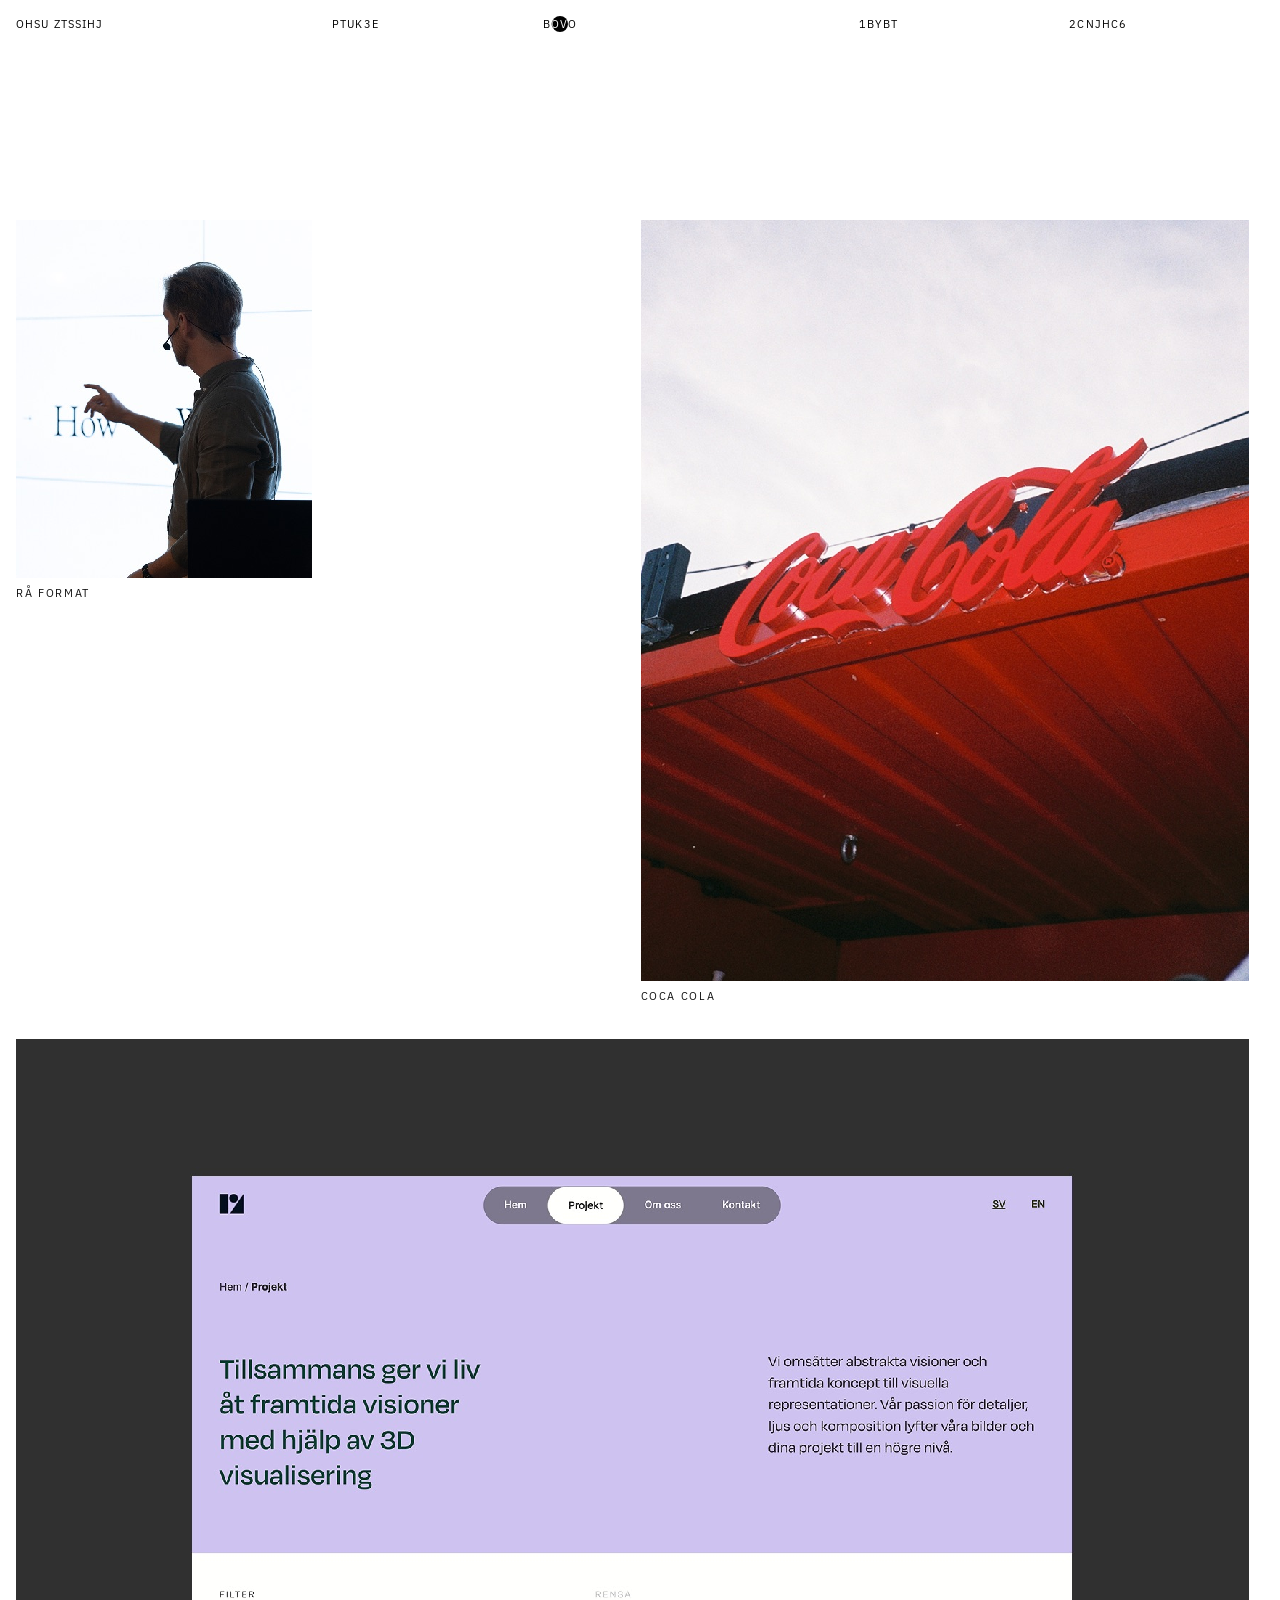
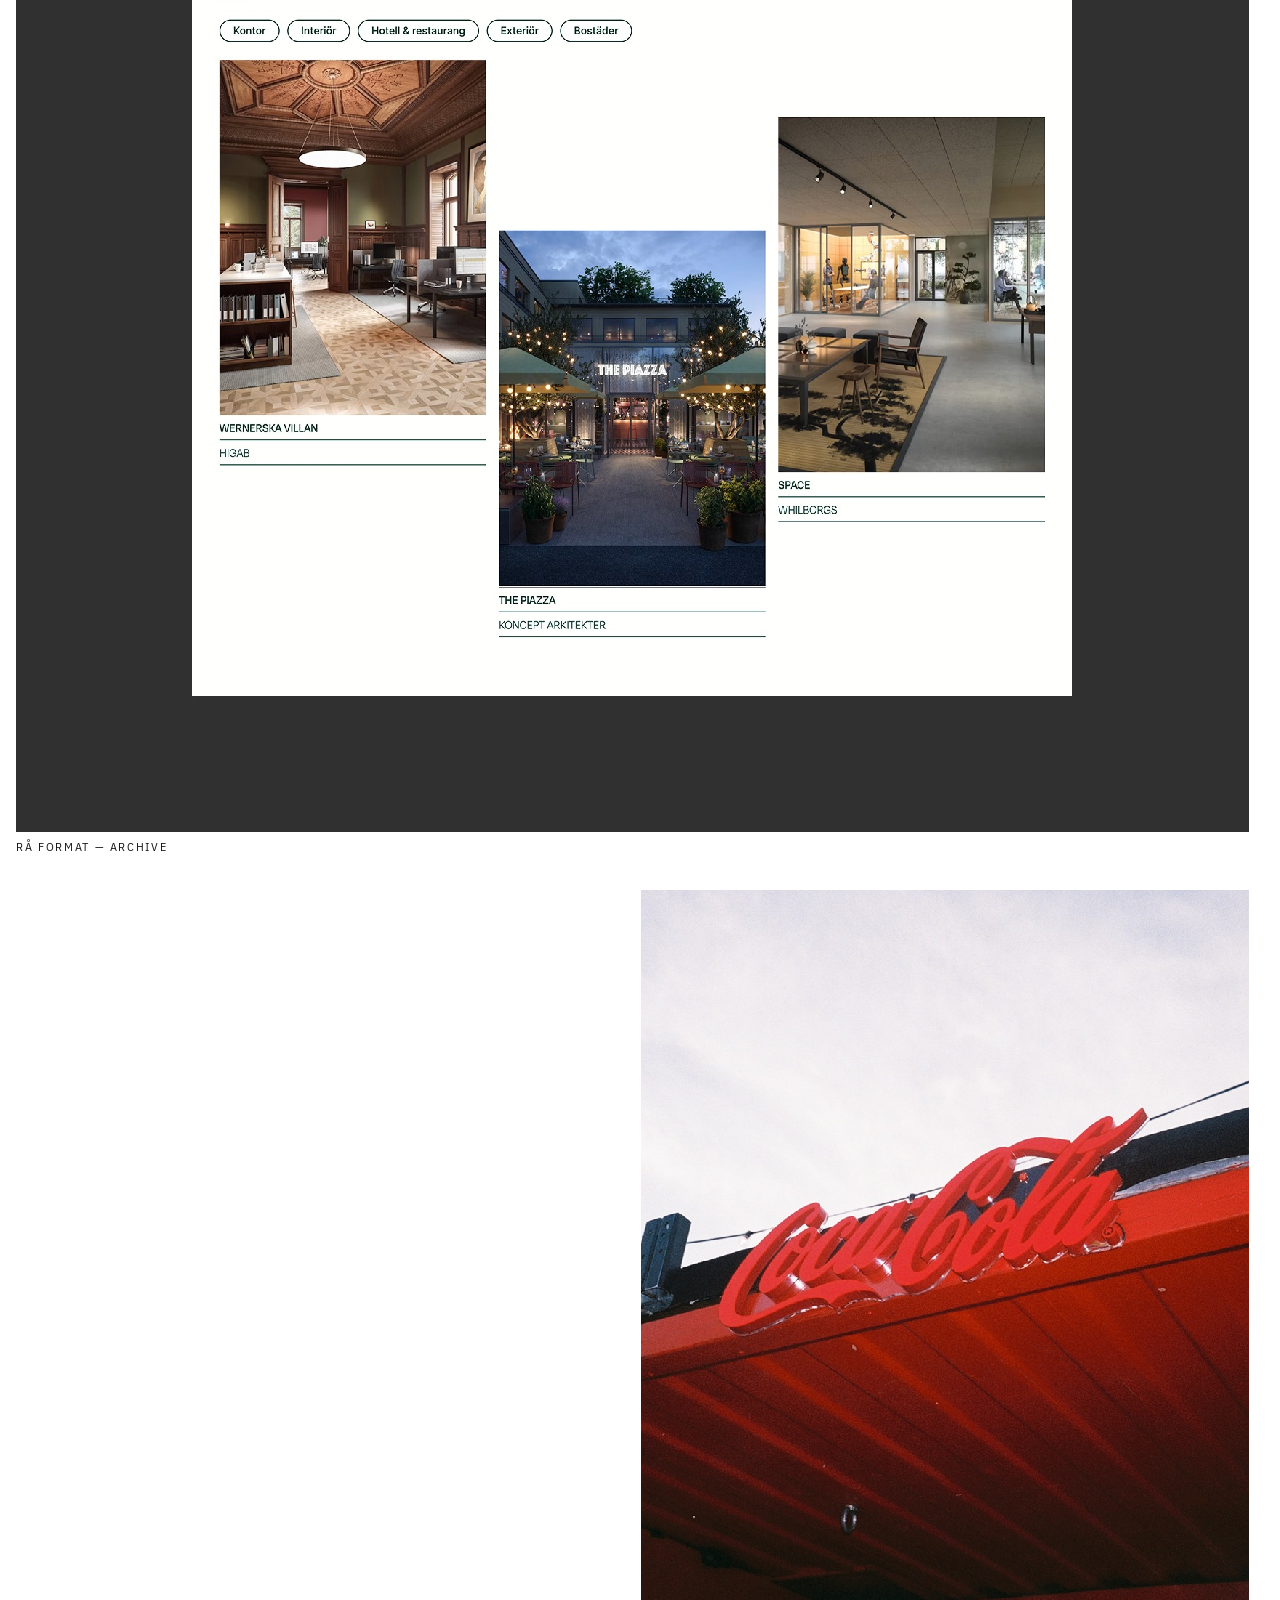
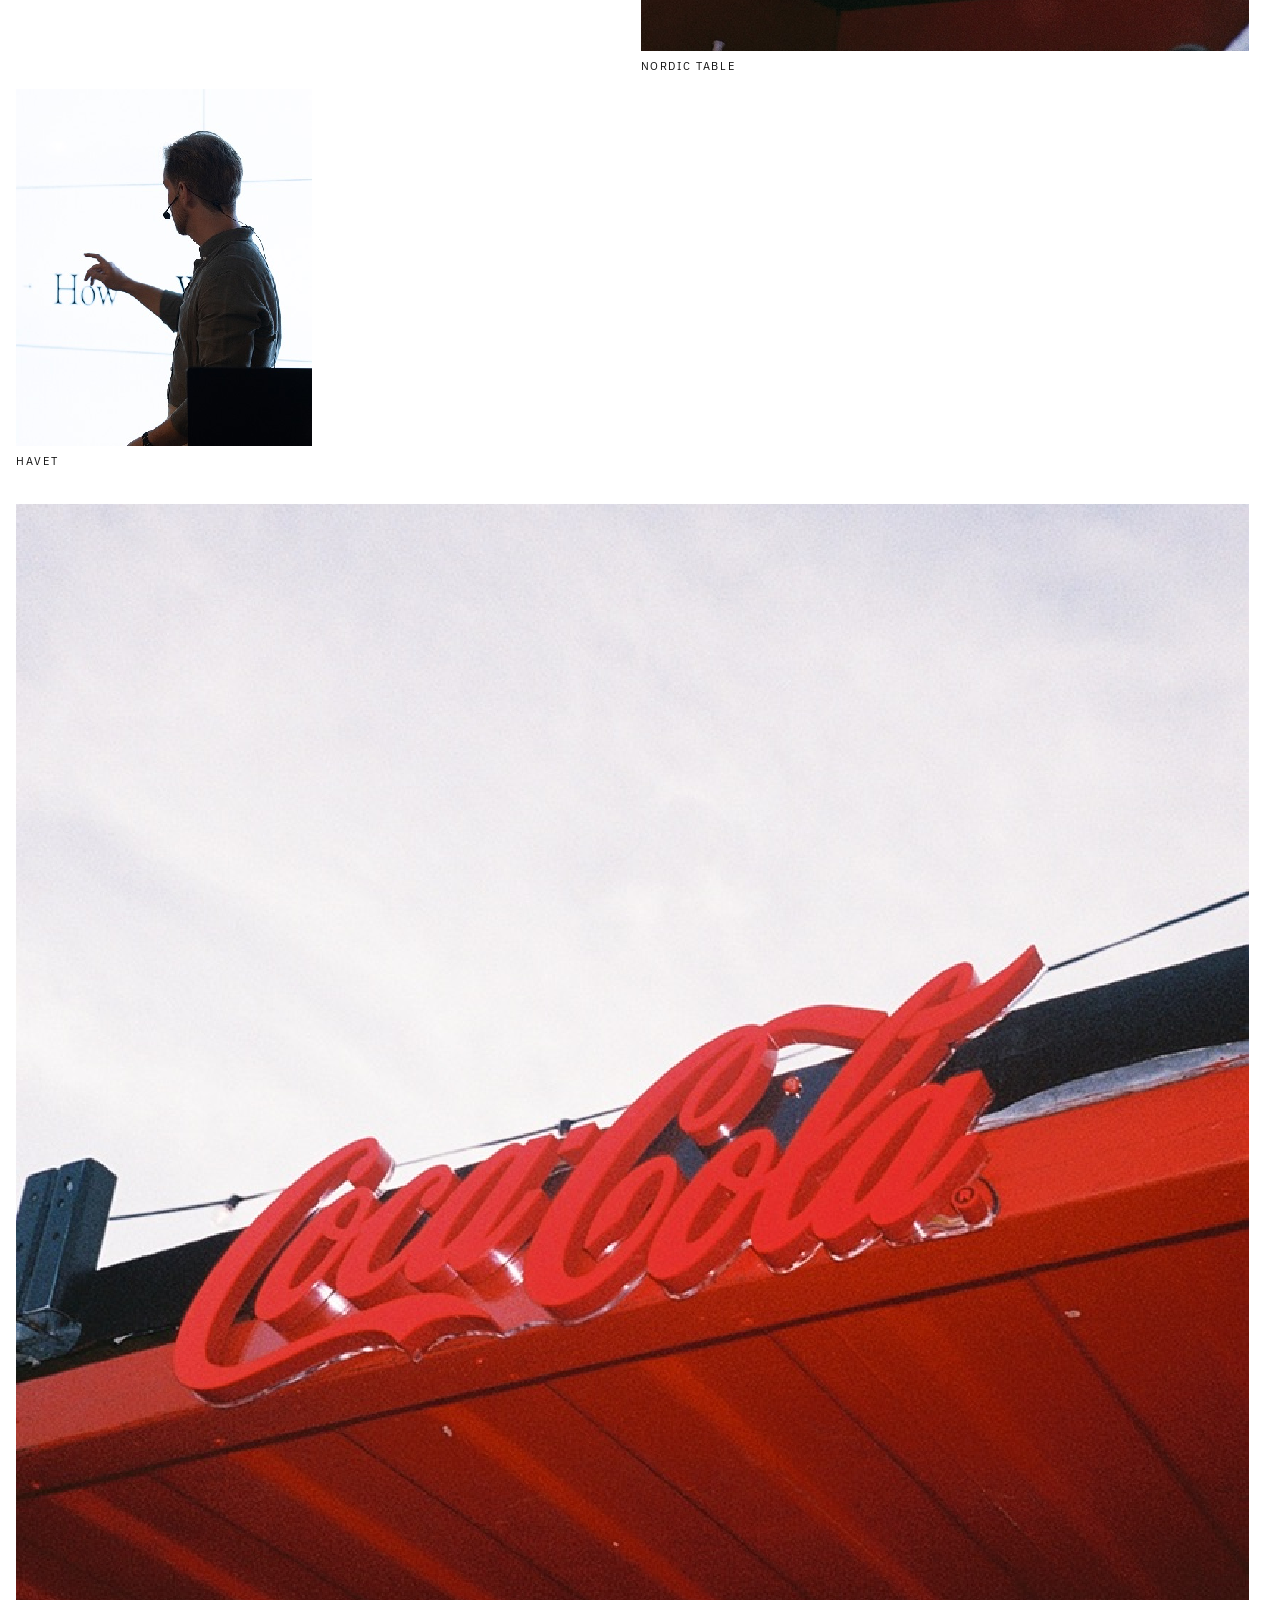
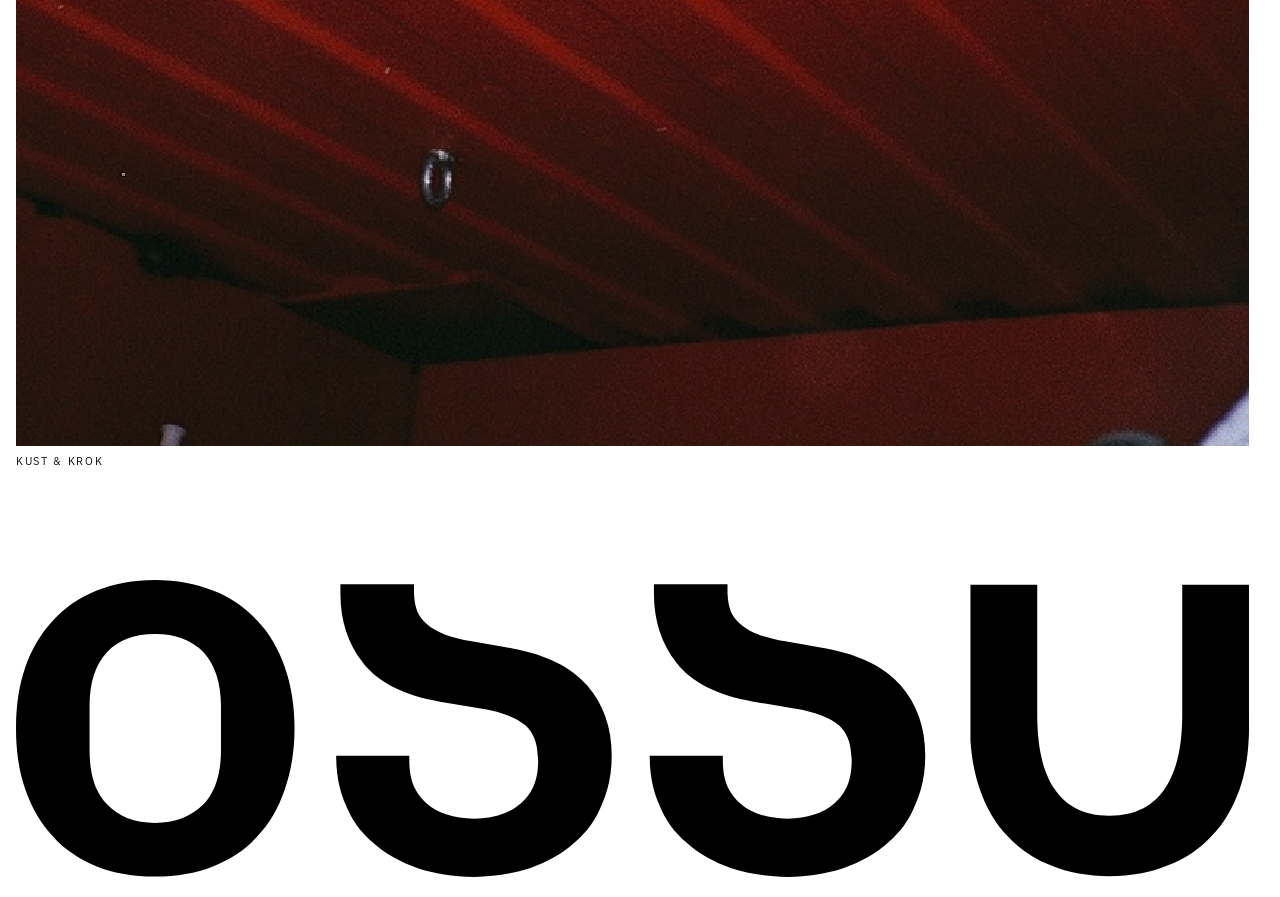
<file: work.html>
<!DOCTYPE html>
<html lang="en">
<head>
  <meta charset="UTF-8">
  <meta name="viewport" content="width=device-width, initial-scale=1.0">
  <title>Ossu Studios — Work</title>
  <link rel="preconnect" href="https://fonts.googleapis.com">
  <link rel="preconnect" href="https://fonts.gstatic.com" crossorigin>
  <link href="https://fonts.googleapis.com/css2?family=IBM+Plex+Sans:wght@400;500&display=swap" rel="stylesheet">
  <link rel="stylesheet" href="style.css">
</head>
<body>

<!-- Nav -->
<nav class="nav">
  <a href="index.html" class="nav-logo">Ossu Studios</a>
  <a href="studio.html" class="nav-link">Studio</a>
  <a href="work.html" class="nav-link">Work</a>
  <a href="about.html" class="nav-link">About</a>
  <a href="contact.html" class="nav-link">Contact</a>
</nav>

<!-- WORK GRID -->
<section class="work-grid work-grid--page">

  <div class="work-row">
    <a href="ra-format.html" class="work-item work-item--small">
      <div class="work-image">
        <img loading="lazy" src="assets/Images/prodjekt2.jpg" alt="Rå Format">
      </div>
      <p class="work-label">Rå Format</p>
    </a>
    <a href="coca-cola.html" class="work-item work-item--large">
      <div class="work-image">
        <img loading="lazy" src="assets/Images/prodjekt1.jpg" alt="Coca Cola">
      </div>
      <p class="work-label">Coca Cola</p>
    </a>
  </div>

  <div class="work-row">
    <a href="ra-format.html" class="work-item work-item--full">
      <div class="work-image">
        <img loading="lazy" src="assets/Images/ra-format.jpg" alt="Rå Format — Archive">
      </div>
      <p class="work-label">Rå Format — Archive</p>
    </a>
  </div>

  <div class="work-row">
    <a href="nordic-table.html" class="work-item work-item--large">
      <div class="work-image">
        <img loading="lazy" src="assets/Images/prodjekt1.jpg" alt="Nordic Table">
      </div>
      <p class="work-label">Nordic Table</p>
    </a>
    <a href="havet.html" class="work-item work-item--small">
      <div class="work-image">
        <img loading="lazy" src="assets/Images/prodjekt2.jpg" alt="Havet">
      </div>
      <p class="work-label">Havet</p>
    </a>
  </div>

  <div class="work-row">
    <a href="kust-krok.html" class="work-item work-item--full">
      <div class="work-image">
        <img loading="lazy" src="assets/Images/prodjekt1.jpg" alt="Kust & Krok">
      </div>
      <p class="work-label">Kust &amp; Krok</p>
    </a>
  </div>

</section>

<!-- FOOTER -->
<footer class="footer">
  <div class="footer-inner">
    <img loading="lazy" src="assets/Images/ossu-icon.svg" alt="OSSU Studios" class="footer-wordmark">
  </div>
</footer>

  <script src="script.js" defer></script>

</body>
</html>
</file>
<file: style.css>
* {
  margin: 0;
  padding: 0;
  box-sizing: border-box;
}

/* Every other page scrolls (so the browser reserves scrollbar width),
   but the contact page locks to one screen with overflow: hidden —
   without a scrollbar there, its viewport is ~15px wider, so the
   nav's 12 equal grid columns compute a hair wider too and every
   link sits a few pixels further right than on any other page.
   Reserve the gutter unconditionally so it's identical everywhere,
   whether that page actually scrolls or not. */
html {
  scrollbar-gutter: stable;
}

body {
  font-family: 'IBM Plex Sans', sans-serif;
  background: #ffffff;
  color: #111111;
  overflow-x: hidden;
}

.container {
  width: 100%;
  display: grid;
  grid-template-columns: repeat(12, 1fr);
  gap: 16px;
}

.nav {
  position: fixed;
  top: 0;
  left: 0;
  right: 0;
  z-index: 100;
  background: transparent;
  mix-blend-mode: difference;
  color: #ffffff;
  padding: 16px;
  display: grid;
  grid-template-columns: repeat(12, 1fr);
  gap: 16px;
}

.nav-logo {
  grid-column: 1 / 3;
  font-family: 'IBM Plex Sans', sans-serif;
  font-size: 11.32px;
  font-weight: 400;
  text-transform: uppercase;
  letter-spacing: 0.1em;
  color: #ffffff;
  text-decoration: none;
}

/* iPads keep the desktop 12-column header — there's room for the logo
   in its two columns down to ~700px. Narrower than that (phones), the
   same single row, just spread evenly instead of pinned to columns. */
@media (max-width: 699px) {
  .nav {
    display: flex;
    justify-content: space-between;
    align-items: baseline;
    column-gap: 10px;
  }

  .nav-logo,
  .nav-link {
    font-size: clamp(9.5px, 2.8vw, 11.32px);
    letter-spacing: 0.06em;
    white-space: nowrap;
  }
}

.video-hint video {
  filter: blur(0px);
  image-rendering: pixelated;
  width: 100%;
  height: 35vh;
  object-fit: cover;
  display: block;
  transition: filter 2s ease;
}

.video-hint video {
  filter: blur(40px);
}

#pixelCanvas {
  width: 100%;
  height: 100vh;
  display: block;
  image-rendering: pixelated;
  object-fit: cover;
}

#mainVideo {
  width: 100%;
  height: 100vh;
  object-fit: cover;
  display: none;
}

.nav-link:nth-child(2) { grid-column: 4 / 5; }
.nav-link:nth-child(3) { grid-column: 6 / 7; }
.nav-link:nth-child(4) { grid-column: 9 / 10; }
.nav-link:nth-child(5) { grid-column: 11 / 13; }

.nav-link {
  font-family: 'IBM Plex Sans', sans-serif;
  font-size: 11.32px;
  font-weight: 400;
  text-transform: uppercase;
  letter-spacing: 0.1em;
  color: #ffffff;
  text-decoration: none;
}

.nav-link {
  position: relative;
  display: inline-flex;
  align-items: center;
  justify-self: start;
  width: fit-content;
}

.nav-link::before {
  content: '';
  position: absolute;
  top: var(--dot-y, 50%);
  left: var(--dot-x, 50%);
  transform: translate(-50%, -50%) scale(0.3);
  width: 16px;
  height: 16px;
  border-radius: 50%;
  background: #ffffff;
  mix-blend-mode: difference;
  opacity: 0;
  /* The overshoot on scale is what reads as an "animation" rather
     than a flat fade — matters most on touch, where there's no mouse
     drifting across the link beforehand to make the dot feel alive. */
  transition: opacity 0.2s ease, transform 0.25s cubic-bezier(0.34, 1.56, 0.64, 1);
  pointer-events: none;
}

.nav-link:hover::before,
.nav-link.active::before {
  opacity: 1;
  transform: translate(-50%, -50%) scale(1);
}

/* HERO */
.hero {
  padding-top: 10px;
  padding-left: 16px;
  padding-right: 16px;
}

@media (max-width: 768px) {
  .hero {
    padding-top: 25vh;
    padding-left: 16px;
    padding-right: 16px;
  }
}

@media (max-width: 480px) {
  .hero {
    padding-top: 20vh;
    padding-left: 16px;
    padding-right: 16px;
  }
}

.we-are {
  font-family: 'IBM Plex Sans', sans-serif;
  font-size: 15px;
  font-weight: 500;
  letter-spacing: 0.2em;
  text-transform: uppercase;
  margin-bottom: 16px;
}

.hero-body {
  font-family: 'IBM Plex Sans', sans-serif;
  font-size: 14px;
  font-weight: 400;
  line-height: 1.7;
}

.drag-card {
  position: fixed;
  cursor: default;
  user-select: none;
  background: transparent;
  z-index: 10;
  width: 260px;
  border: none;
  box-shadow: none;
  mix-blend-mode: difference;
  color: #ffffff;
  border-radius: 0;
}

/* Dragging scattered cards around only makes sense with room to spread
   them out — below that, stack them in normal document flow instead of
   letting the (desktop-tuned) random placement pile them on top of
   each other. The !important beats the inline position/left/top the
   JS sets; those values are simply ignored once position is static. */
@media (max-width: 768px) {
  .drag-card {
    position: static !important;
    width: 100%;
    max-width: 340px;
    margin: 0 auto 32px;
    cursor: default;
  }

  /* The fixed nav overlays whatever's first in flow — clear it. */
  .drag-card:first-of-type {
    margin-top: 100px;
  }

  /* Location/email/phone only made sense as things to grab and fling
     around — on touch that's just fiddly, and the info still lives on
     the contact page, so drop them from the homepage on small screens. */
  #dragCard2,
  #dragCard3,
  #dragCard4 {
    display: none;
  }

  /* WE ARE is the floating desktop card only — not on small screens. */
  #dragCard1 {
    display: none;
  }
}

/* …and not on phones or iPads at any size (an iPad Air/Pro is wider
   than 768px, especially in landscape) — touch screens with no mouse. */
@media (hover: none) and (pointer: coarse) {
  #dragCard1 {
    display: none;
  }
}

.drag-card a {
  text-decoration: none;
  color: inherit;
}

.drag-card:active {
  cursor: default;
}

.card-header {
  margin-bottom: 8px;
}

.card-dot {
  width: 10px;
  height: 10px;
  border-radius: 50%;
  background: #ffffff;
  mix-blend-mode: difference;
  cursor: default;
  transition: opacity 0.15s, transform 0.15s;
  display: inline-block;
}

.card-dot:hover {
  transform: scale(1.4);
  opacity: 0.6;
}

.drag-card--dark .card-dot {
  background: #111;
}

.we-are {
  font-size: 11px;
  font-weight: 500;
  letter-spacing: 0.08em;
  text-transform: uppercase;
  color: #ffffff;
  margin-bottom: 8px;
}

.hero-body {
  font-size: 12px;
  font-weight: 400;
  line-height: 1.1;
  letter-spacing: 0.01em;
  color: #ffffff;
}

.card-title {
  font-size: 11px;
  font-weight: 500;
  letter-spacing: 0.03em;
  text-transform: uppercase;
  color: #ffffff;
  margin-bottom: 4px;
}

.card-sub {
  font-size: 11px;
  font-weight: 400;
  letter-spacing: 0.03em;
  color: #ffffff;
}

.we-are {
  font-size: 11px;
  font-weight: 500;
  letter-spacing: 0.08em;
  text-transform: uppercase;
  margin-bottom: 10px;
}

.hero-body {
  font-size: 13px;
  font-weight: 400;
  line-height: 1.3;
  letter-spacing: 0.01em;
}

/* WORDMARK */
.hero-wordmark {
  margin-top: 45px;
  width: 100%;
  overflow: hidden;
  line-height: 0;
}

.hero-wordmark img {
  width: 100%;
  display: block;
  margin-bottom: 0;
}

.video-hint {
  width: 100%;
  overflow: hidden;
  margin-top: -2px;
}

.video-hint video {
  width: 100%;
  height: 100%;
  object-fit: cover;
  display: block;
}

.wordmark-wrapper {
  position: relative;
  width: 100%;
  padding-bottom: 36px;
}

.figure {
  position: absolute;
  width: 4%;
}


.figure-top {
  bottom: 108%;
  left: 27%;
  width: 3.5%;
}

.figure-o {
  top: 24%;
  left: 8.5%;
  width: 6%;
}

.figure-u {
  top: 24%;
  right: 8%;
  width: 6%;
}

@media (max-width: 768px) {
  .figure {
    display: none;
  }
}

/* PROJECT CARD */
.project-card {
  background: #1a1a1a;
  width: 100%;
  padding: 80px 16px;
  display: flex;
  align-items: center;
  justify-content: center;
}

.project-card-inner {
  display: flex;
  flex-direction: column;
  align-items: flex-start;
  gap: 16px;
  width: 100%;
  max-width: 800px;
}

.project-logo {
  width: 100%;
  border-radius: 4px;
}

.project-label {
  font-size: 11px;
  letter-spacing: 0.2em;
  text-transform: uppercase;
  color: #ffffff60;
}

/* WORK PAGE HERO */
.work-page-hero {
  padding: 140px 16px 60px;
  display: grid;
  grid-template-columns: repeat(12, 1fr);
  gap: 16px;
}

.work-page-title {
  grid-column: 1 / 13;
  font-family: 'IBM Plex Sans', sans-serif;
  font-size: 40px;
  font-weight: 500;
  letter-spacing: -0.01em;
  margin-bottom: 40px;
}

/* Floating filter card — one draggable card, same treatment as the
   homepage cards, with the filter options listed inside it */
.filter-card {
  position: fixed;
  cursor: default;
  user-select: none;
  z-index: 20;
  width: 200px;
  background: transparent;
  mix-blend-mode: difference;
  color: #ffffff;
}

.filter-card:active {
  cursor: default;
}

.filter-card .card-title {
  margin-bottom: 8px;
}

.filter-options {
  display: flex;
  flex-direction: column;
  gap: 6px;
}

/* Same reasoning as .drag-card — no room to float it around below this
   width, so pin it in flow at the top instead. A narrow centered card
   looks stranded on a full-width iPad screen, so lay it out as a
   normal full-width filter bar instead, same type style, options
   running horizontally rather than stacked in a box. */
@media (max-width: 768px) {
  .filter-card {
    position: static !important;
    width: 100%;
    max-width: none;
    margin: 100px 0 24px;
    padding: 0 16px;
    cursor: default;
  }

  .filter-options {
    flex-direction: row;
    flex-wrap: wrap;
    column-gap: 20px;
    row-gap: 8px;
  }
}

.filter-option {
  position: relative;
  display: inline-block;
  width: fit-content;
  font-size: 11px;
  font-weight: 400;
  letter-spacing: 0.05em;
  text-transform: uppercase;
  cursor: default;
  padding-left: 16px;
}

.filter-option::before {
  content: '';
  position: absolute;
  left: 0;
  top: 50%;
  transform: translateY(-50%);
  width: 8px;
  height: 8px;
  border-radius: 50%;
  background: #ffffff;
  mix-blend-mode: difference;
  opacity: 0;
  transition: opacity 0.15s ease;
}

.filter-option.active::before {
  opacity: 1;
}

.filter-tag.active::after {
  opacity: 1;
}

/* WORK GRID */
.work-grid {
  padding: 36px 16px;
  width: 100%;
}

.work-grid--page {
  padding-top: 220px;
}

.work-row {
  display: grid;
  grid-template-columns: repeat(12, 1fr);
  gap: 16px;
  margin-bottom: 36px;
}

.work-item {
  display: flex;
  flex-direction: column;
  gap: 8px;
  text-decoration: none;
  color: inherit;
  transition: opacity 0.4s ease;
}

.work-item.filtered-out {
  opacity: 0;
  pointer-events: none;
}

@media (max-width: 768px) {
  /* On a small screen the gaps left by opacity-hidden items just mean
     more scrolling to find the ones still showing — actually remove
     them from flow so the rest pack up and fill the space. */
  .work-item.filtered-out {
    display: none;
  }

  /* Swap the small active dot for a filled block around the whole
     word — easier to read at a glance on touch than a tiny dot. This
     bar now sits in the plain page background rather than floating
     over changing imagery, so drop the difference-blend trick in
     favor of a flat color that won't get inverted by it. */
  .filter-card {
    color: #111111;
    mix-blend-mode: normal;
  }

  .filter-option {
    padding: 3px 8px;
  }

  .filter-option::before {
    display: none;
  }

  .filter-option.active {
    background: #111111;
    color: #ffffff;
  }
}

.work-image {
  position: relative;
  width: 100%;
  overflow: hidden;
}

.work-item img {
  width: 100%;
  display: block;
  opacity: 0;
}

.work-image canvas {
  position: absolute;
  top: 0;
  left: 0;
  width: 100%;
  height: 100%;
  display: block;
  image-rendering: pixelated;
}

.work-item--small {
  grid-column: 1 / 4;
}

.work-item--large {
  grid-column: 7 / 13;
}

.work-item--full {
  grid-column: span 12;
}

.work-label {
  font-size: 11px;
  letter-spacing: 0.15em;
  text-transform: uppercase;
  color: #111;
}

.work-client {
  font-size: 11px;
  letter-spacing: 0.05em;
  color: #11111180;
}

/* STUDIO — photography archive grid, 8 per row. One flat grid (not
   per-row containers) so filtering can pack the remaining photos into
   a continuous 2-column layout instead of leaving each original row's
   leftover items stranded in their own now-mostly-empty row. */
.studio-grid {
  padding: 220px 16px 60px;
  width: 100%;
  display: grid;
  grid-template-columns: repeat(8, 1fr);
  gap: 16px;
}

@media (max-width: 768px) {
  .studio-grid {
    /* The filter bar already carries its own 24px bottom margin —
       don't stack another gap on top of it. Same reasoning at the
       bottom: 60px here plus the footer's own 40px top padding was a
       bigger gap before OSSU than anywhere else on the page. */
    padding-top: 0;
    padding-bottom: 24px;
    grid-template-columns: repeat(2, 1fr);
  }
}

@media (max-width: 480px) {
  .studio-grid {
    grid-template-columns: repeat(2, 1fr);
    gap: 10px;
  }
}

.studio-grid .work-image {
  height: 260px;
}

/* At iPad width it's still 2 columns but each one is much wider, so
   the fixed height reads as landscape — go taller to keep a portrait
   tile. */
@media (min-width: 481px) and (max-width: 768px) {
  .studio-grid .work-image {
    height: 480px;
  }
}

/* ABOUT PAGE */
.about-quote {
  padding: 220px 16px 60px;
  display: grid;
  grid-template-columns: repeat(12, 1fr);
  gap: 16px;
}

.about-quote-text {
  grid-column: 1 / 9;
  font-family: 'IBM Plex Sans', sans-serif;
  font-size: 28px;
  font-weight: 500;
  line-height: 1.4;
  color: #111111;
}

.about-grid {
  padding: 60px 16px;
}

/* A flat grid (not nested per-item stacks) so every image shares the
   same row regardless of whether a caption sits above it — a caption's
   height in one column can't push its neighbor's image out of line. */
.about-row {
  display: grid;
  grid-template-columns: repeat(12, 1fr);
  gap: 16px 16px;
}

.about-col-a { grid-column: 1 / 4; }
.about-col-b { grid-column: 4 / 7; }
.about-col-c { grid-column: 8 / 12; }

.about-caption {
  grid-row: 1;
  font-size: 11px;
  line-height: 1.5;
  color: #11111199;
}

.about-row .work-image {
  grid-row: 2;
}

.about-col-a.work-image,
.about-col-b.work-image,
.about-col-c.work-image {
  height: 320px;
}

.about-row .work-label {
  grid-row: 3;
}

.about-feature-text {
  grid-row: 4;
  font-size: 11px;
  line-height: 1.6;
  color: #11111199;
}

.about-full {
  padding: 60px 16px;
}

.about-full .work-image {
  height: 70vh;
  width: 100%;
}

@media (max-width: 768px) {
  .about-quote {
    padding-top: 100px;
  }

  .about-quote-text {
    grid-column: 1 / -1;
    font-size: 22px;
  }

  /* Carries the same 60px bottom padding as desktop, which combined
     with .about-full's own top padding left a big, oddly large gap
     before the last photo. */
  .about-grid {
    padding-bottom: 24px;
  }

  /* Three photos stacked with their captions is a lot of scrolling on
     a phone — show just the one complete unit (image + label + text)
     and drop the other two, bigger in their place. */
  .about-row {
    grid-template-columns: 1fr;
  }

  /* Keep both captions as lead-in paragraphs before the remaining
     photo instead of losing them along with the two images. */
  .about-caption.about-col-a,
  .about-caption.about-col-b {
    display: block;
    grid-column: 1 / -1;
    grid-row: auto;
    font-size: 13px;
    line-height: 1.6;
  }

  .about-caption.about-col-a { order: 4; }
  .about-caption.about-col-b { order: 4; margin-top: 16px; }

  .work-image.about-col-a,
  .work-image.about-col-b {
    display: none;
  }

  .about-col-c {
    grid-column: 1 / -1;
    grid-row: auto;
  }

  /* .about-row .work-image / .work-label set an explicit grid-row that
     otherwise outranks the plain .about-col-c reset above (two classes
     beats one) — match that specificity here so order below actually
     controls the stacking order. */
  .work-image.about-col-c { grid-row: auto; order: 5; height: 50vh; }
  .work-label.about-col-c { grid-row: auto; order: 6; }
  .about-feature-text.about-col-c { order: 7; }

  /* Desktop's 60px section padding plus the footer's own 40px top
     padding stack into a 100px gap before OSSU — tighten it up so the
     text/image/wordmark rhythm feels consistent instead of leaving
     an oddly large gap right at the end. */
  .about-full {
    padding-top: 24px;
    padding-bottom: 24px;
  }

  .about-full .work-image {
    height: 50vh;
  }
}

/* At iPad width, cap the paragraphs at 7 columns instead of the full
   12 — same reasoning as the homepage WE ARE text: full-width lines
   get too long to read comfortably at that size. */
@media (min-width: 481px) and (max-width: 768px) {
  .about-quote-text {
    grid-column: 1 / 8;
  }

  /* .about-row collapses to a single track on mobile (so .about-col-c
     can go full width above), so grid-column has no 12-column system
     left to span within here — use a plain width instead, matching
     roughly the same 7-of-12 proportion. */
  .about-feature-text.about-col-c,
  .about-caption.about-col-a,
  .about-caption.about-col-b {
    max-width: 58%;
  }
}

/* CONTACT PAGE */
.contact-card {
  text-align: center;
}

.contact-title {
  font-size: 20px;
  font-weight: 500;
  text-transform: uppercase;
  letter-spacing: 0.05em;
  color: #ffffff;
  margin-bottom: 16px;
}

.contact-details {
  display: flex;
  flex-direction: column;
  gap: 4px;
}

.contact-details .card-sub {
  text-decoration: none;
}

/* Lock the page to the viewport so the OSSU wordmark always sits fully
   in frame at the bottom, no scrolling needed to see it. */
body.contact-page {
  height: 100vh;
  overflow: hidden;
  display: flex;
  flex-direction: column;
}

body.contact-page .footer {
  margin-top: auto;
}

/* The no-scroll, fits-in-one-screen layout assumes a wide, short
   desktop viewport. On mobile the card sits in normal flow (see
   .drag-card's own breakpoint) and takes real vertical space, so a
   fixed 100vh + hidden overflow risks clipping content on a short
   screen or a lot of text — use min-height instead, so the page
   still scrolls if it ever needs to. Centering the card via a flex
   item's auto margins (an earlier attempt) actually centers the
   card+footer as one block, which visibly skews the card above true
   center by about half the footer's height — so instead take the
   footer out of flow (position: absolute, pinned to the bottom) and
   center the card in the full viewport on its own. The card already
   uses the same difference-blend treatment as the nav, so it's fine
   for it to land near or under the nav if the centered position is
   high up on a short screen — no separate clearance needed here. */
@media (max-width: 768px) {
  body.contact-page {
    position: relative;
    height: auto;
    min-height: 100vh;
    overflow: visible;
    justify-content: center;
  }

  .drag-card.contact-card {
    margin: 0 auto;
  }

  body.contact-page .footer {
    position: absolute;
    left: 0;
    right: 0;
    bottom: 0;
    margin-top: 0;
  }
}

/* PROJECT PAGE — image-led case study, minimal text */
.project-hero {
  padding: 100px 16px 0;
  width: 100%;
}

.project-title {
  padding: 24px 16px 0;
  font-size: 11px;
  font-weight: 500;
  letter-spacing: 0.15em;
  text-transform: uppercase;
  color: #111111;
}

.project-grid {
  padding: 24px 16px 0;
}

.project-row {
  display: grid;
  grid-template-columns: repeat(2, 1fr);
  gap: 16px;
}

.project-row .work-image {
  height: 400px;
}

.project-gallery {
  padding: 24px 16px 60px;
}

.project-gallery .work-image {
  margin-bottom: 16px;
}

@media (max-width: 768px) {
  .project-row {
    grid-template-columns: 1fr;
    gap: 24px;
  }

  .project-row .work-image {
    height: 320px;
  }

  /* Same fix as the about/studio/work pages — 60px bottom padding
     plus the footer's own 40px top padding stacked into a bigger gap
     before OSSU than anywhere else on the page. */
  .project-gallery {
    padding-bottom: 24px;
  }

  .project-gallery .work-image:last-child {
    margin-bottom: 0;
  }
}

/* FOOTER */
.footer {
  padding: 36px 16px;
  width: 100%;
  overflow: hidden;
}

.footer-wordmark {
  width: 100%;
  display: block;
}

@media (max-width: 768px) {
  .work-item--small {
    grid-column: span 12;
  }
  .work-item--large {
    grid-column: span 12;
  }

  /* Same fix as the about/studio pages — the section's own bottom
     padding plus the footer's 40px top padding stacked into a bigger
     gap before OSSU than anywhere else on the page. */
  .work-grid {
    padding-bottom: 24px;
  }

  /* .work-row's own 36px margin-bottom applies to the last row too,
     stacking with the grid's padding above — drop it so the fix
     above actually takes effect instead of just adding another 36px
     on top of it. */
  .work-row:last-child {
    margin-bottom: 0;
  }
}

.footer {
  width: 100%;
  overflow: hidden;
  padding: 40px 16px 0 16px;
}

.footer-inner {
  display: flex;
  flex-direction: column;
  gap: 40px;
}

.footer-wordmark {
  width: 100%;
  display: block;
  padding-bottom: 20px;
}


img, video, svg {
  pointer-events: none;
  user-select: none;
  -webkit-user-drag: none;
}

/* LIGHTBOX — click a studio card to see it enlarged */
.studio-grid .work-item {
  cursor: default;
}

.lightbox {
  position: fixed;
  inset: 0;
  background: rgba(17, 17, 17, 0.4);
  display: flex;
  align-items: center;
  justify-content: center;
  z-index: 200;
  opacity: 0;
  pointer-events: none;
  transition: opacity 0.2s ease;
}

.lightbox.active {
  opacity: 1;
  pointer-events: auto;
}

.lightbox-image {
  max-width: 84vw;
  max-height: 78vh;
  display: block;
  z-index: 1;
}

.lightbox-label {
  position: absolute;
  bottom: 40px;
  left: 50%;
  transform: translateX(-50%);
  color: #ffffff;
  font-size: 11px;
  font-weight: 500;
  letter-spacing: 0.15em;
  text-transform: uppercase;
}

.lightbox-close {
  position: absolute;
  top: 24px;
  right: 24px;
  color: #ffffff;
  font-size: 11px;
  font-weight: 500;
  letter-spacing: 0.1em;
  text-transform: uppercase;
  cursor: default;
}
/* ACCESSIBILITY */

/* Visible outline for keyboard users only (mouse clicks don't show it).
   currentColor follows each element's own text color, so it stays
   visible on the difference-blended nav and cards too. */
a:focus-visible,
button:focus-visible,
[tabindex]:focus-visible {
  outline: 2px solid currentColor;
  outline-offset: 4px;
}

.lightbox-close {
  background: none;
  border: 0;
  padding: 0;
  font-family: inherit;
}

/* Less motion requested in system settings: no animated transitions. */
@media (prefers-reduced-motion: reduce) {
  *,
  *::before,
  *::after {
    transition-duration: 0.01ms !important;
    animation-duration: 0.01ms !important;
    animation-iteration-count: 1 !important;
  }
}

/* CURSOR — small black pixel icons that say what you can do: → open a
   project, + enlarge a photo, × close, four arrows = drag this card.
   The 1px white outline keeps them visible on dark photos and video.
   Everything else keeps the normal arrow — no hand anywhere (the nav
   has its own following dot). Hotspots are each icon's center. */
a[href],
button,
[role="button"],
[role="link"] {
  cursor: default;
}

a.work-item {
  cursor: url("assets/cursor-arrow.svg") 6 6, default;
}

.studio-grid .work-item {
  cursor: url("assets/cursor-plus.svg") 6 6, default;
}

.lightbox,
.lightbox-close {
  cursor: url("assets/cursor-close.svg") 6 6, default;
}

.drag-card,
.drag-card:active,
.filter-card,
.filter-card:active {
  cursor: url("assets/cursor-move.svg") 8 8, move;
}

/* Floating cards that open something on click (map, email, phone) are
   links first — they show → like the project cards, but still drag. */
.drag-card[role="link"],
.drag-card[role="link"]:active {
  cursor: url("assets/cursor-arrow.svg") 6 6, default;
}

/* The dot on each floating card hides it — same × as closing a photo. */
.card-dot {
  cursor: url("assets/cursor-close.svg") 6 6, default;
}
</file>
